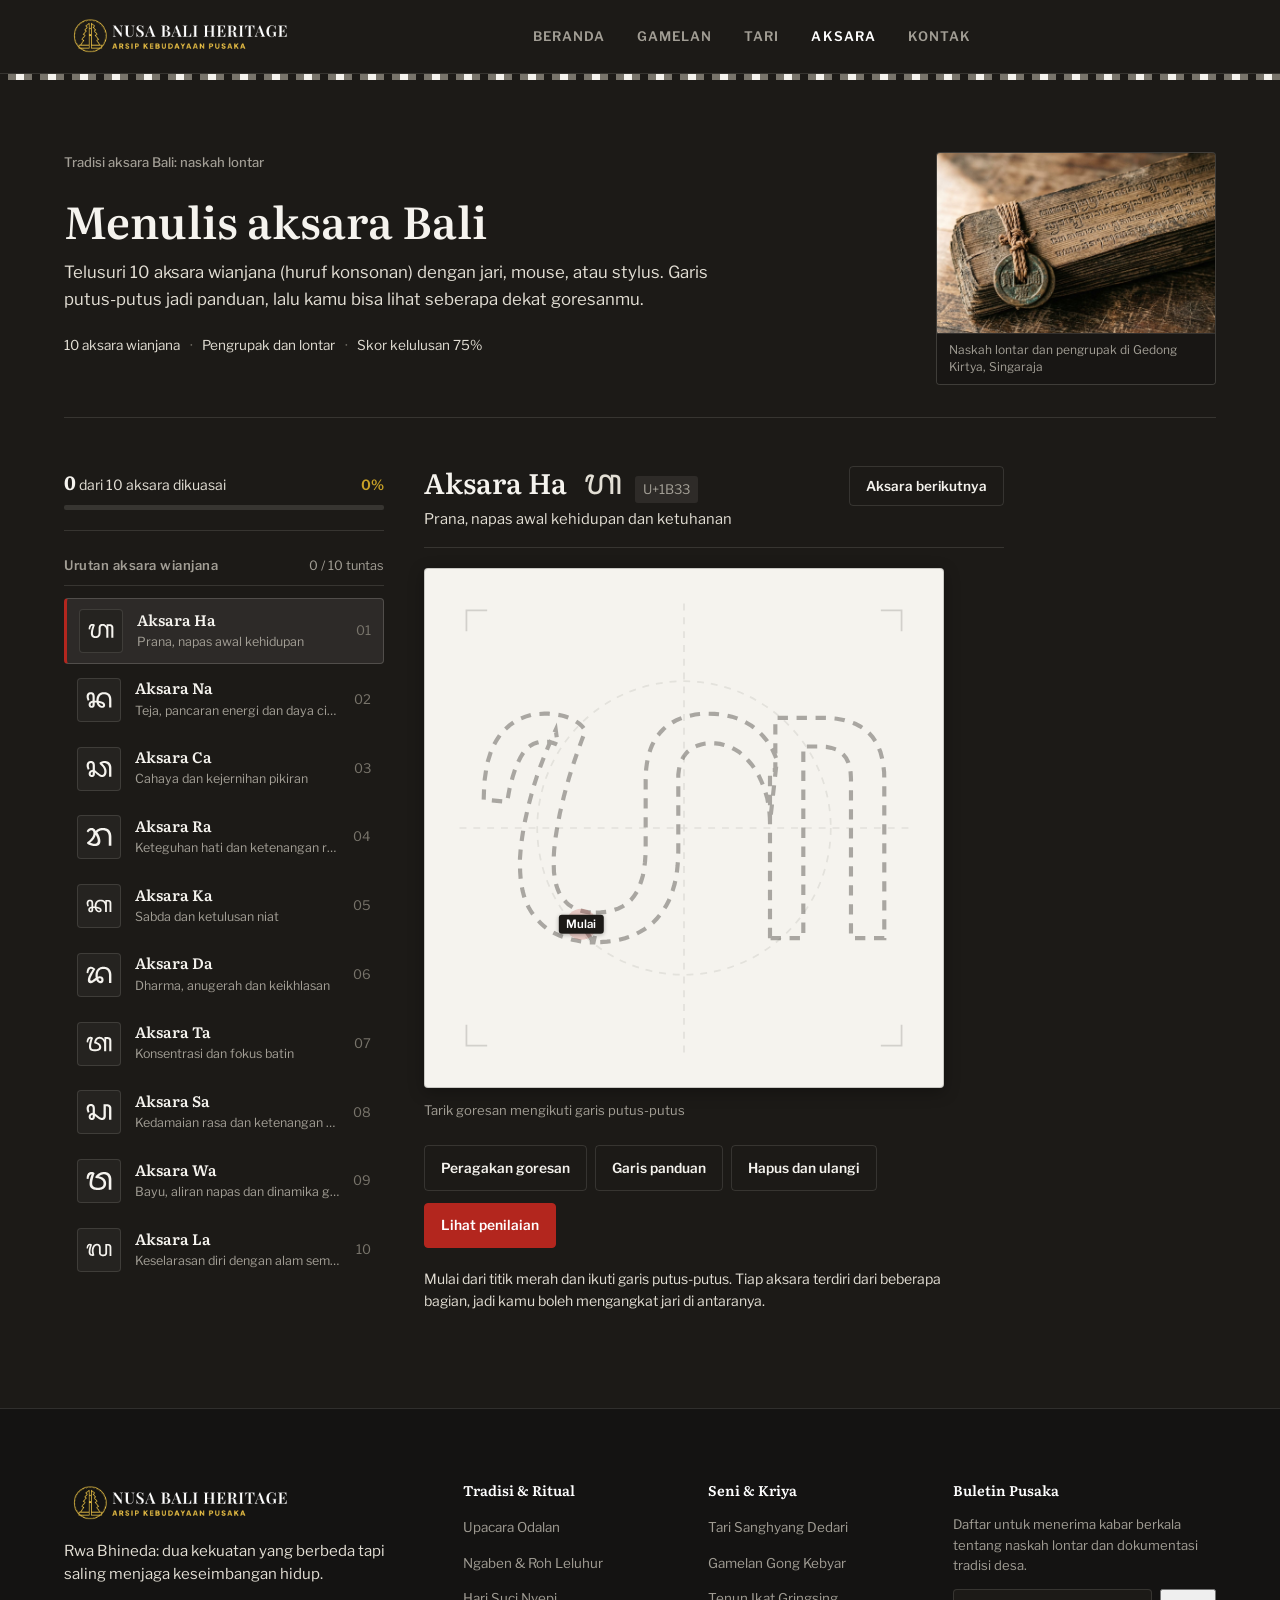
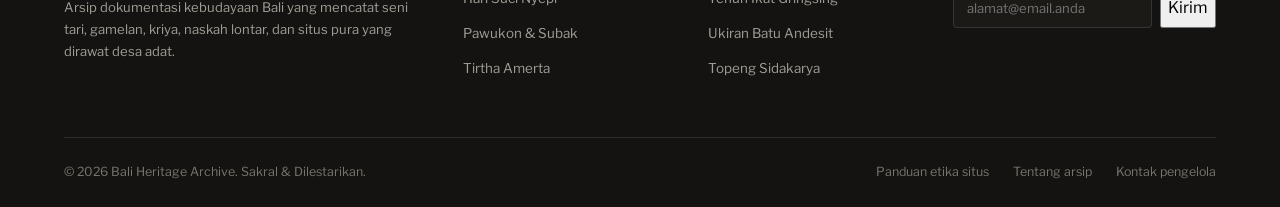
<file: aksara.html>
<!DOCTYPE html>
<html lang="id">

<head>
  <meta charset="UTF-8">
  <meta name="viewport" content="width=device-width, initial-scale=1.0">
  <title>Latihan menulis aksara Bali | Nusa Bali Heritage</title>
  <meta name="description"
    content="Latihan menulis 10 aksara wianjana Bali dengan jari atau mouse. Ikuti garis panduan, lalu lihat skor ketepatannya.">

  <link rel="preconnect" href="https://fonts.googleapis.com">
  <link rel="preconnect" href="https://fonts.gstatic.com" crossorigin>
  <link
    href="https://fonts.googleapis.com/css2?family=Libre+Franklin:wght@400;500;600&family=Literata:wght@600;700&family=Noto+Sans+Balinese&display=swap"
    rel="stylesheet">

  <link rel="stylesheet" href="assets/css/fonts.css">
  <link rel="stylesheet" href="assets/css/styles.css">
  <link rel="stylesheet" href="assets/css/aksara.css">
</head>

<body>

  <header class="site-header" id="siteHeader">
    <div class="container">
      <a href="index.html#beranda" class="brand">
        <img class="brand__logo-img" src="assets/images/logo/logo-tulisan.png"
          alt="Nusa Bali Heritage: Arsip Kebudayaan Pusaka">
      </a>

      <nav class="nav-links" aria-label="Navigasi utama">
        <a href="index.html#beranda">Beranda</a>
        <a href="gamelan.html">Gamelan</a>
        <a href="tari.html">Tari</a>
        <a href="aksara.html" aria-current="page">Aksara</a>
        <a href="#kontak">Kontak</a>
      </nav>

      <div class="nav-actions">
        <button class="nav-toggle" type="button" aria-label="Buka menu" id="navToggle" aria-expanded="false"
          aria-controls="mobileNav">
          <svg viewBox="0 0 24 24" fill="none" stroke="currentColor" stroke-width="1.8" aria-hidden="true">
            <path d="M4 7h16M4 12h16M4 17h16" />
          </svg>
        </button>
      </div>
    </div>

    <nav class="mobile-nav" id="mobileNav" aria-label="Navigasi mobile" hidden>
      <a href="index.html#beranda">Beranda</a>
      <a href="gamelan.html">Gamelan</a>
      <a href="tari.html">Tari</a>
      <a href="aksara.html" aria-current="page">Aksara</a>
      <a href="#kontak">Kontak</a>
    </nav>
  </header>

  <main>
    
    <hr class="poleng-divider" aria-hidden="true">

    <section class="section aksara-section" id="bahasa">
      <div class="container">
        
        <div class="aksara-head">
          <div class="aksara-head__main">
            <p class="eyebrow">Tradisi aksara Bali: naskah lontar</p>
            <h1 class="aksara-head__title">Menulis aksara Bali</h1>
            <p class="aksara-head__desc">
              Telusuri 10 aksara wianjana (huruf konsonan) dengan jari, mouse, atau stylus. Garis putus-putus jadi panduan, lalu kamu bisa lihat seberapa dekat goresanmu.
            </p>
            <div class="aksara-head__meta">
              <span class="aksara-head__tag">10 aksara wianjana</span>
              <span class="aksara-head__sep">·</span>
              <span class="aksara-head__tag">Pengrupak dan lontar</span>
              <span class="aksara-head__sep">·</span>
              <span class="aksara-head__tag">Skor kelulusan 75%</span>
            </div>
          </div>
          <figure class="aksara-head__photo media-frame">
            <img src="assets/images/aksara/lontar-kerti.jpg" alt="Naskah lontar dan pengrupak di Museum Gedong Kirtya">
            <figcaption class="aksara-head__caption">Naskah lontar dan pengrupak di Gedong Kirtya, Singaraja</figcaption>
          </figure>
        </div>

        <div class="aksara-layout">
          
          <aside class="aksara-sidebar">
            
            <div class="aksara-progress-bar-wrap">
              <div class="aksara-progress-row">
                <span class="aksara-progress-status">
                  <strong class="aksara-stat-num" id="aksaraMasteredCount">0</strong> dari 10 aksara dikuasai
                </span>
                <span class="aksara-progress-percent" id="aksaraProgressPercent">0%</span>
              </div>
              <div class="aksara-progress-bar" role="progressbar" aria-valuenow="0" aria-valuemin="0"
                aria-valuemax="100">
                <div class="aksara-progress-fill" id="aksaraProgressFill"></div>
              </div>
            </div>

            <div class="aksara-list-card">
              <div class="aksara-list-head">
                <h2 class="aksara-list-title">Urutan aksara wianjana</h2>
                <span class="aksara-list-kicker" id="aksaraHeaderProgress">0 / 10 tuntas</span>
              </div>

              <div class="aksara-list" id="aksaraList" role="tablist" aria-label="Daftar Aksara Wianjana">
              </div>
            </div>
          </aside>

          <div class="aksara-workspace">
            
            <div class="aksara-workspace__header">
              <div class="aksara-workspace__titles">
                <div class="aksara-workspace__title-row">
                  <h2 class="aksara-workspace__name" id="aksaraActiveName">Aksara Ha</h2>
                  <span class="aksara-workspace__glyph" id="aksaraActiveGlyph" aria-label="Aksara Bali">ᬳ</span>
                  <span class="aksara-workspace__unicode" id="aksaraActiveUnicode">U+1B33</span>
                </div>
                <p class="aksara-workspace__meaning" id="aksaraActiveMeaning">
                  Prana, napas awal kehidupan dan ketuhanan
                </p>
              </div>

              <div class="aksara-workspace__actions">
                <button type="button" class="btn btn--outline aksara-btn-next" id="aksaraBtnNext">
                  Aksara berikutnya
                </button>
              </div>
            </div>

            <div class="aksara-canvas-wrap" id="aksaraCanvasWrap">
              <canvas id="aksaraCanvas" class="aksara-canvas" aria-label="Kanvas penelusuran aksara"></canvas>

              <div class="aksara-start-dot" id="aksaraStartDot" aria-hidden="true">
                <span class="aksara-start-dot__pip"></span>
                <span class="aksara-start-dot__tag">Mulai</span>
              </div>
            </div>

            <p class="aksara-canvas-note">Tarik goresan mengikuti garis putus-putus</p>

            <div class="aksara-controls">
              <div class="aksara-controls__secondary">
                <button type="button" class="btn btn--outline aksara-btn aksara-btn--secondary" id="aksaraDemoBtn"
                  aria-label="Peragakan goresan pola aksara">
                  <svg viewBox="0 0 24 24" fill="currentColor" aria-hidden="true">
                    <polygon points="6 4 18 12 6 20 6 4" />
                  </svg>
                  Peragakan goresan
                </button>

                <button type="button" class="btn btn--outline aksara-btn aksara-btn--secondary" id="aksaraBtnGuide">
                  Garis panduan
                </button>

                <button type="button" class="btn btn--outline aksara-btn aksara-btn--secondary" id="aksaraBtnReset">
                  Hapus dan ulangi
                </button>
              </div>

              <div class="aksara-controls__primary">
                <button type="button" class="btn btn--fill aksara-btn aksara-btn--primary" id="aksaraBtnScore">
                  Lihat penilaian
                </button>
              </div>
            </div>

            <p class="aksara-hint-text">
              Mulai dari titik merah dan ikuti garis putus-putus. Tiap aksara terdiri dari beberapa bagian, jadi kamu boleh mengangkat jari di antaranya.
            </p>

            <div class="aksara-result-panel" id="aksaraResultPanel" hidden>
              <div class="aksara-result-head">
                <div class="aksara-result-score-block">
                  <span class="aksara-result-score" id="aksaraResultScore">0%</span>
                  <span class="aksara-result-kicker">Nilai ketepatan</span>
                </div>
                <div class="aksara-result-feedback">
                  <div class="aksara-result-label" id="aksaraResultLabel">Menghitung...</div>
                  <p class="aksara-result-desc" id="aksaraResultDesc">Analisis presisi tarikan garis aksara Bali.</p>
                </div>
                <button type="button" class="aksara-result-close" id="aksaraResultClose"
                  aria-label="Tutup hasil penilaian">Tutup</button>
              </div>

              <div class="aksara-result-metrics">
                <div class="aksara-metric-card">
                  <div class="aksara-metric-header">
                    <span class="aksara-metric-name">Kedekatan dengan garis</span>
                    <strong class="aksara-metric-val" id="aksaraPrecisionVal">0%</strong>
                  </div>
                  <div class="aksara-metric-bar">
                    <div class="aksara-metric-fill" id="aksaraPrecisionBar"></div>
                  </div>
                </div>

                <div class="aksara-metric-card">
                  <div class="aksara-metric-header">
                    <span class="aksara-metric-name">Kelengkapan bentuk</span>
                    <strong class="aksara-metric-val" id="aksaraCoverageVal">0%</strong>
                  </div>
                  <div class="aksara-metric-bar">
                    <div class="aksara-metric-fill" id="aksaraCoverageBar"></div>
                  </div>
                </div>
              </div>

              <p class="aksara-legend-text">
                Hijau: dekat dengan garis. Kuning: agak jauh. Merah: jauh dari garis.
              </p>

              <div class="aksara-result-status" id="aksaraResultStatus"></div>
            </div>
          </div>
        </div>
      </div>
    </section>
  </main>

  <footer class="site-footer" id="kontak">
    <div class="container">
      <div class="footer-top">
        <div class="footer-brand">
          <a href="index.html#beranda" class="brand">
            <img class="brand__mark" src="assets/images/logo/logo-tulisan.png" alt="Lambang Nusa Bali Heritage">
          </a>
          <p class="footer-tagline">Rwa Bhineda: dua kekuatan yang berbeda tapi saling menjaga keseimbangan hidup.</p>
          <p class="footer-desc">Arsip dokumentasi kebudayaan Bali yang mencatat seni tari, gamelan, kriya, naskah lontar, dan situs pura yang dirawat desa adat.</p>
        </div>

        <div class="footer-col">
          <h4>Tradisi &amp; Ritual</h4>
          <ul>
            <li><a href="index.html#filosofi">Upacara Odalan</a></li>
            <li><a href="index.html#filosofi">Ngaben &amp; Roh Leluhur</a></li>
            <li><a href="index.html#filosofi">Hari Suci Nyepi</a></li>
            <li><a href="index.html#situs-budaya">Pawukon &amp; Subak</a></li>
            <li><a href="index.html#situs-budaya">Tirtha Amerta</a></li>
          </ul>
        </div>

        <div class="footer-col">
          <h4>Seni &amp; Kriya</h4>
          <ul>
            <li><a href="index.html#tarian">Tari Sanghyang Dedari</a></li>
            <li><a href="index.html#galeri">Gamelan Gong Kebyar</a></li>
            <li><a href="index.html#kerajinan">Tenun Ikat Gringsing</a></li>
            <li><a href="index.html#kerajinan">Ukiran Batu Andesit</a></li>
            <li><a href="index.html#tarian">Topeng Sidakarya</a></li>
          </ul>
        </div>

        <div class="footer-col">
          <h4>Buletin Pusaka</h4>
          <p class="newsletter-text">Daftar untuk menerima kabar berkala tentang naskah lontar dan dokumentasi tradisi desa.</p>
          <form class="newsletter-form" id="newsletterForm">
            <label for="newsletterEmail" class="visually-hidden">Alamat email</label>
            <input type="email" id="newsletterEmail" name="email" placeholder="alamat@email.anda" required>
            <button type="submit">Kirim</button>
          </form>
          <p class="newsletter-note" id="newsletterNote"></p>
        </div>
      </div>

      <div class="footer-bottom">
        <p>© <span id="footerYear">2026</span> Bali Heritage Archive. Sakral &amp; Dilestarikan.</p>
        <nav aria-label="Tautan legal">
          <a href="index.html#filosofi">Panduan etika situs</a>
          <a href="index.html#beranda">Tentang arsip</a>
          <a href="index.html#kontak">Kontak pengelola</a>
        </nav>
      </div>
    </div>
  </footer>

  <script src="assets/js/main.js"></script>
  <script src="assets/js/animate.js" defer></script>
  <script src="assets/js/aksara-data.js"></script>
  <script src="assets/js/aksara.js"></script>
  <script src="assets/js/splash.js" defer></script>
</body>

</html>
</file>
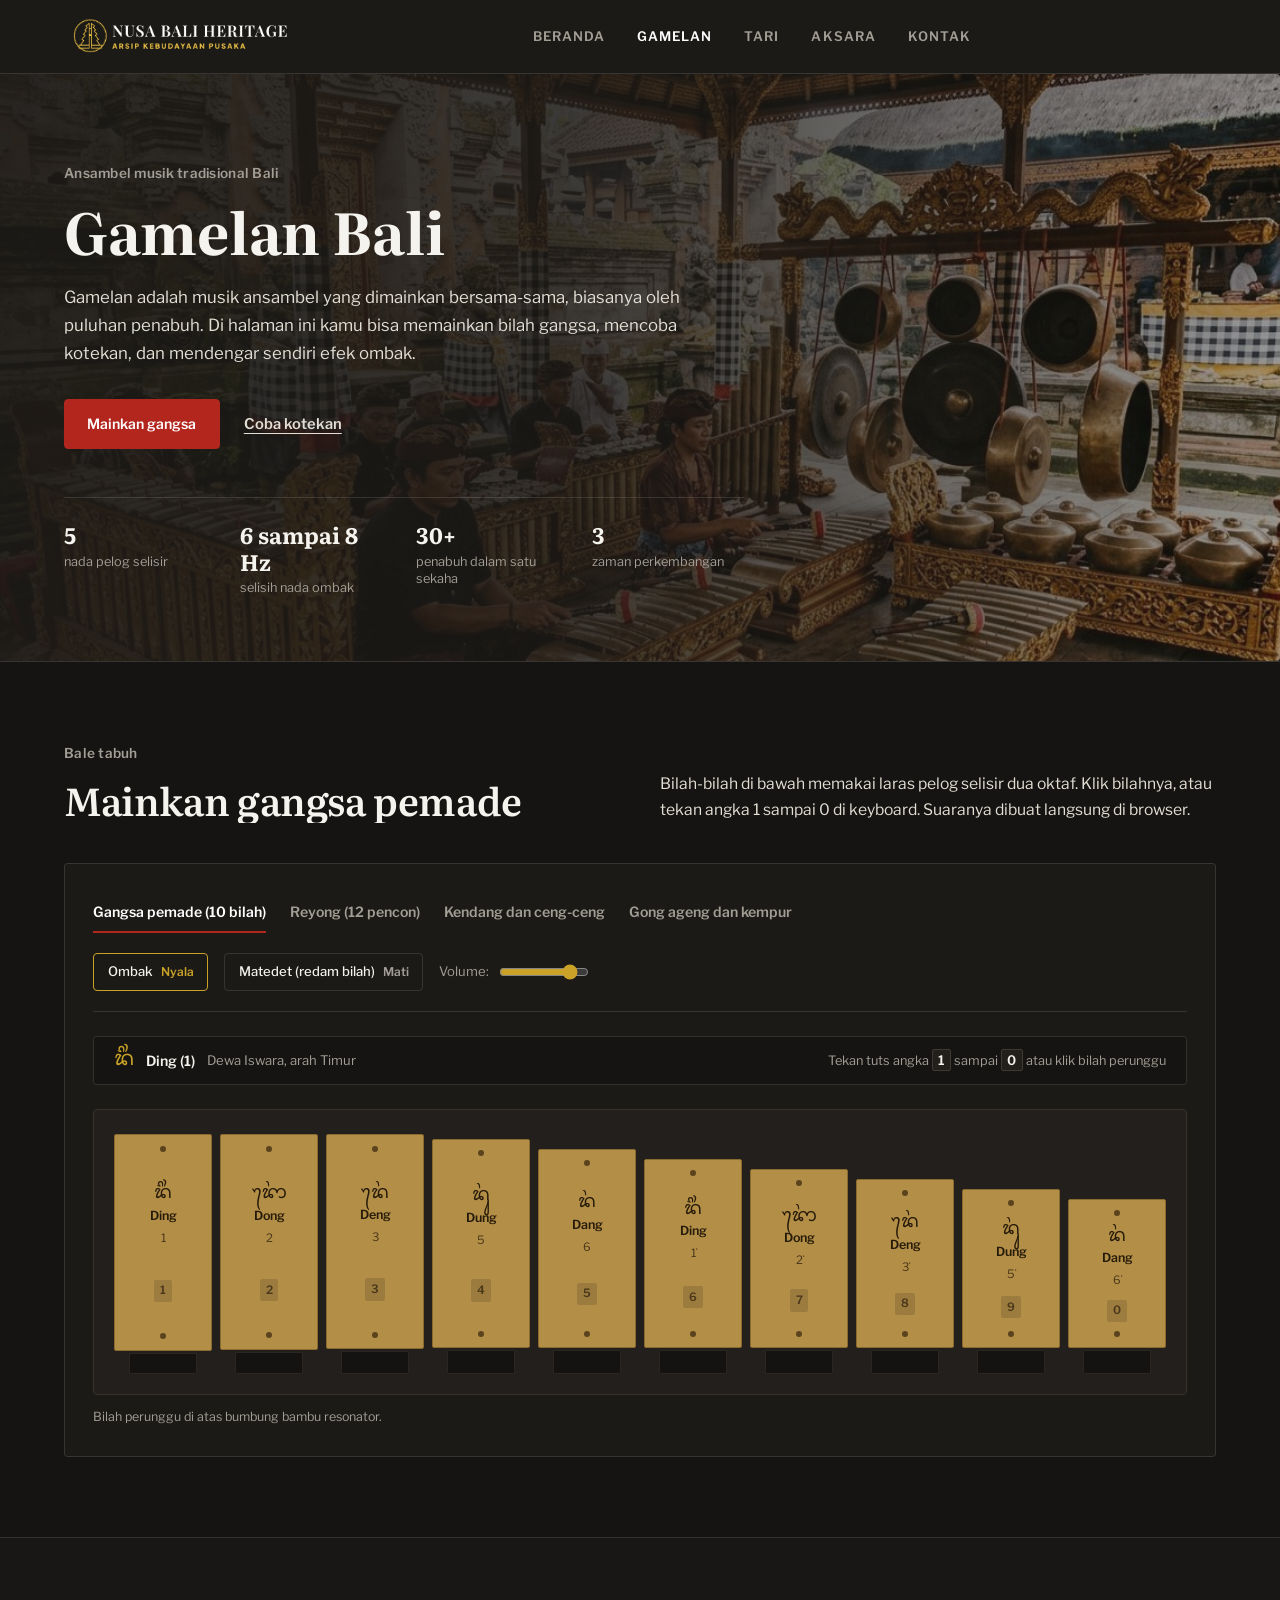
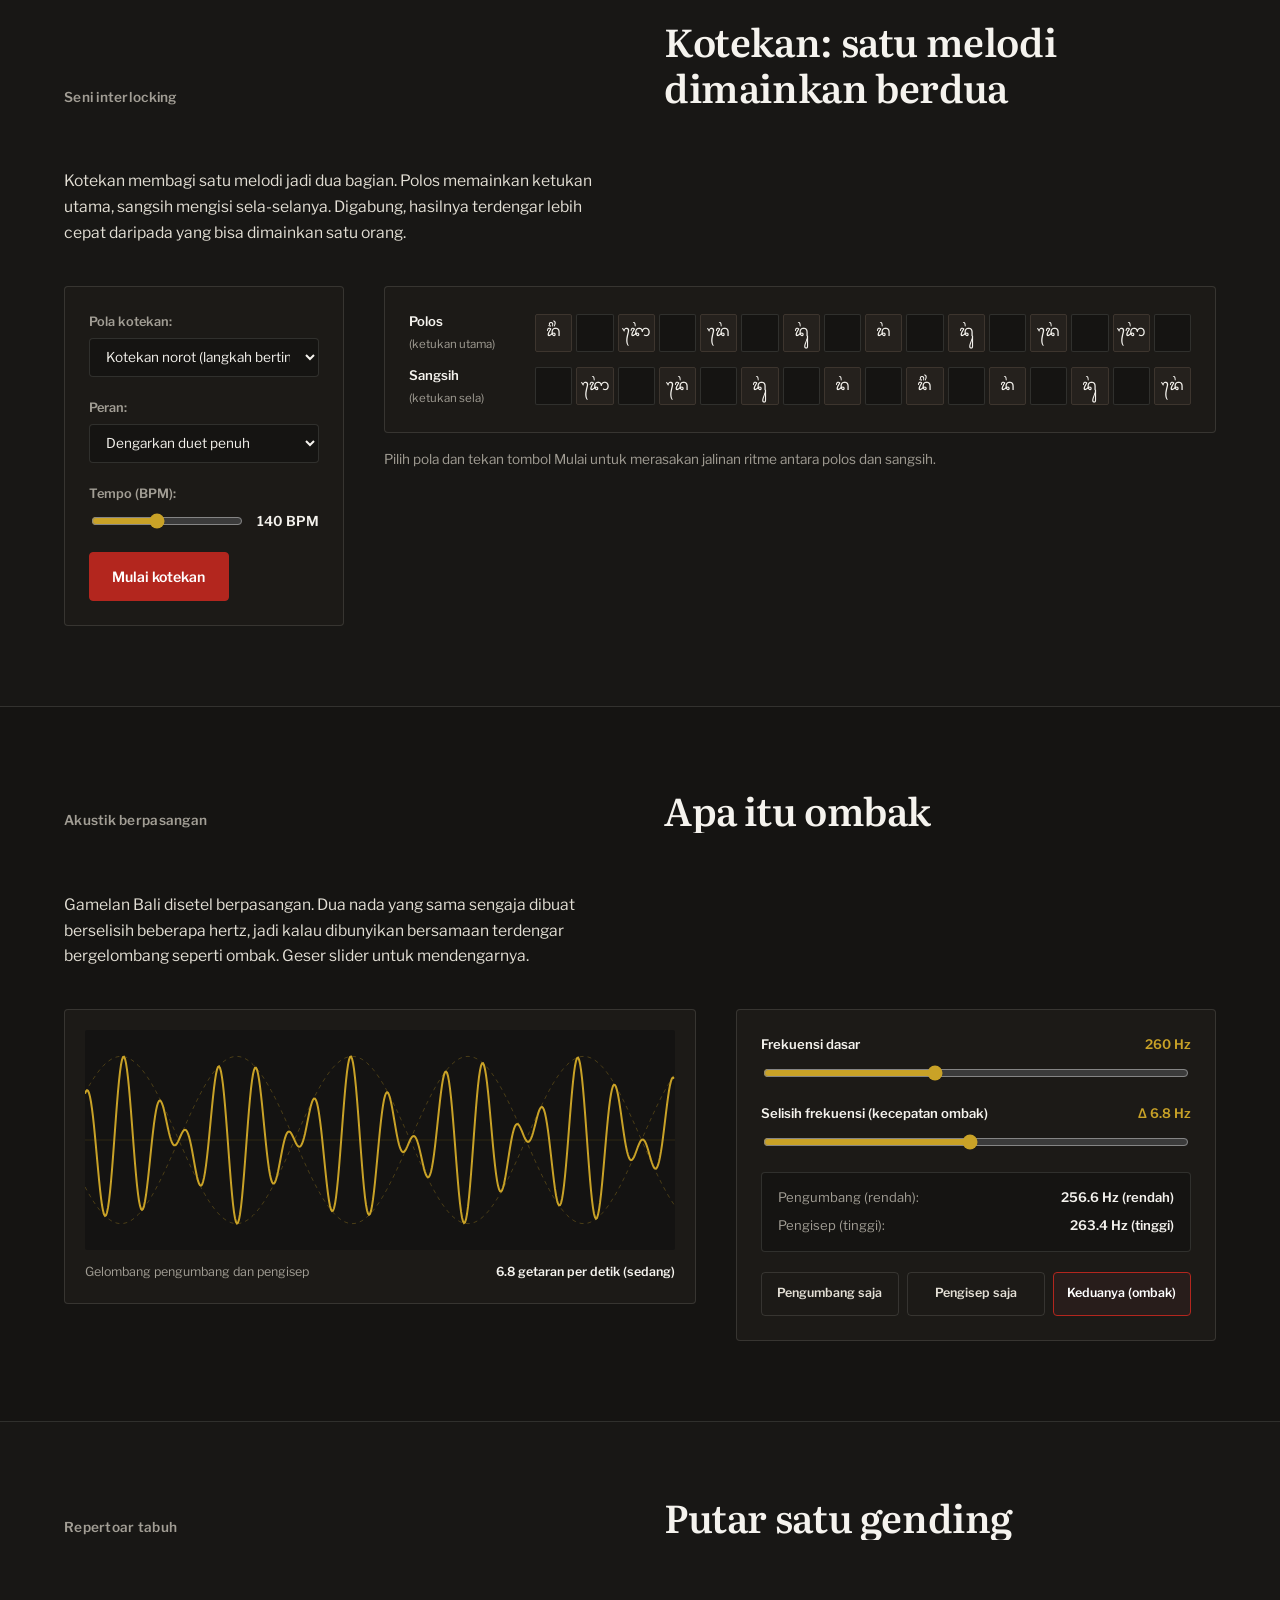
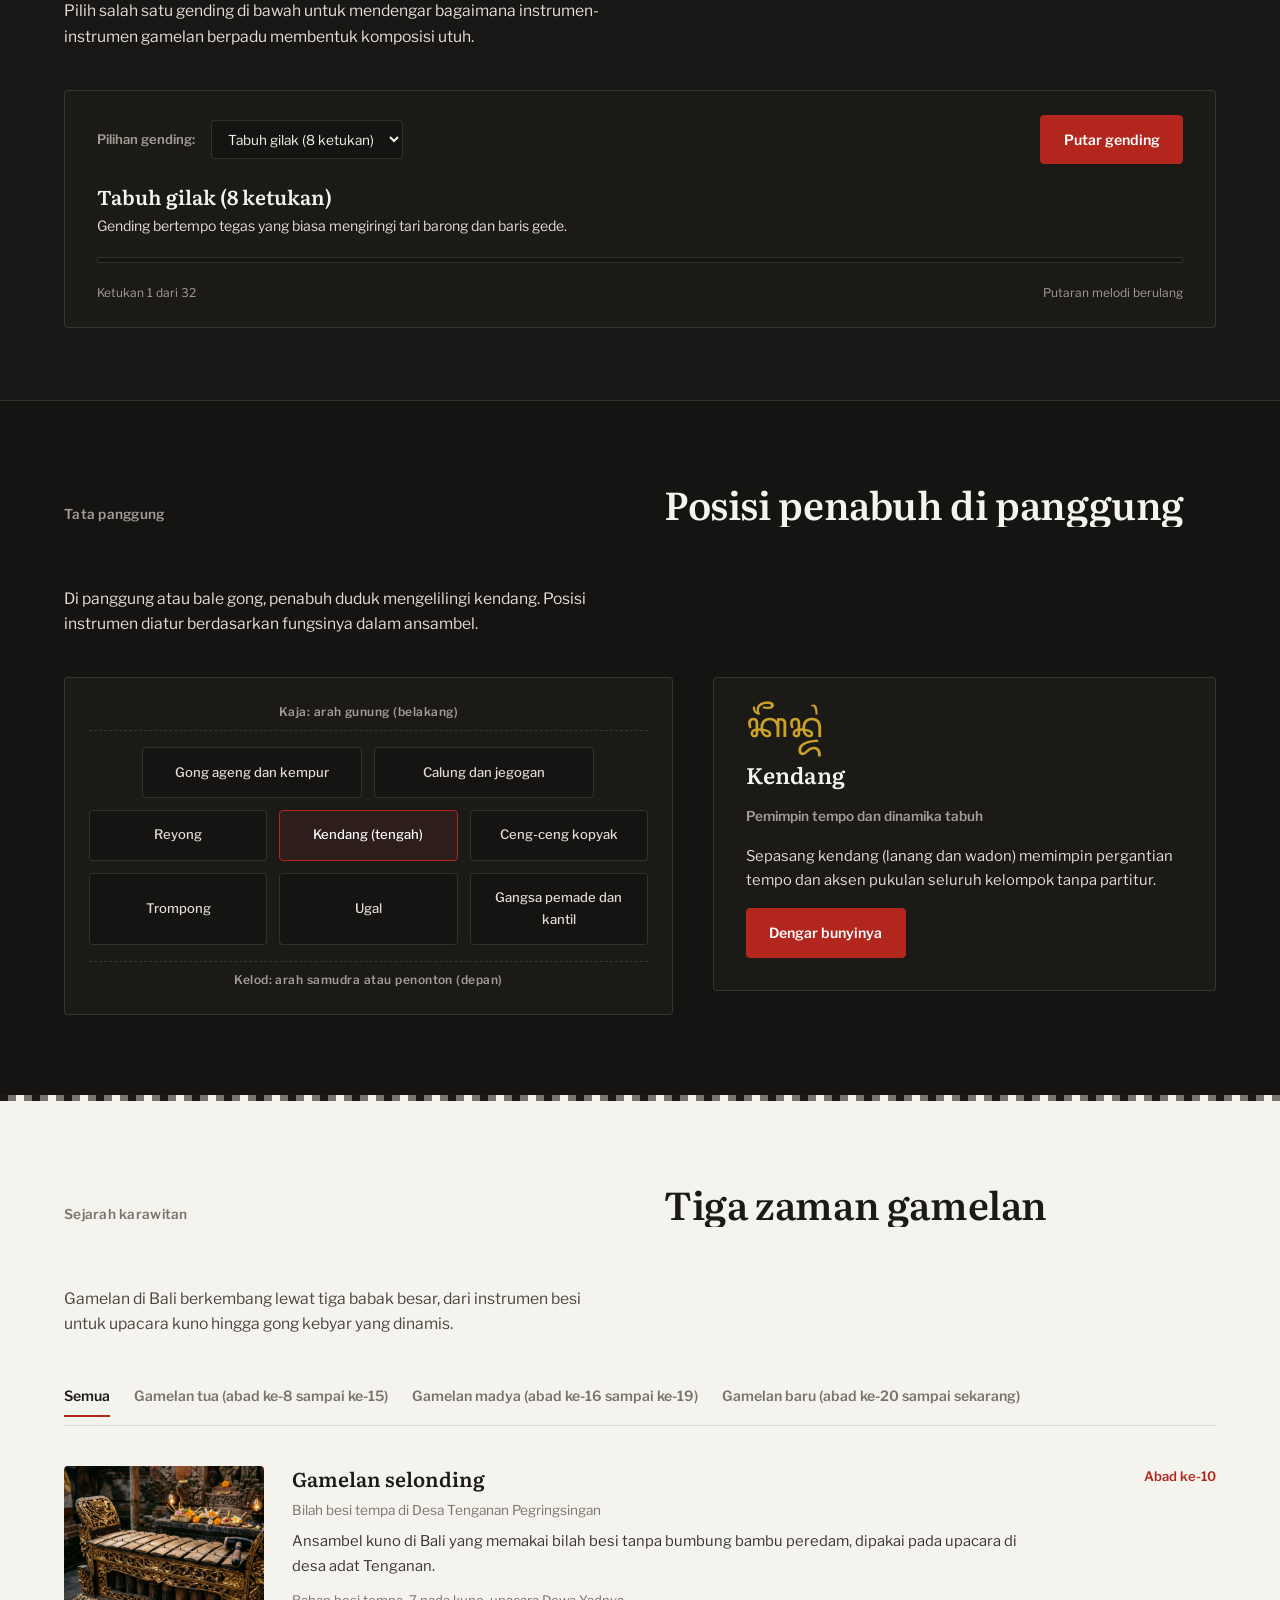
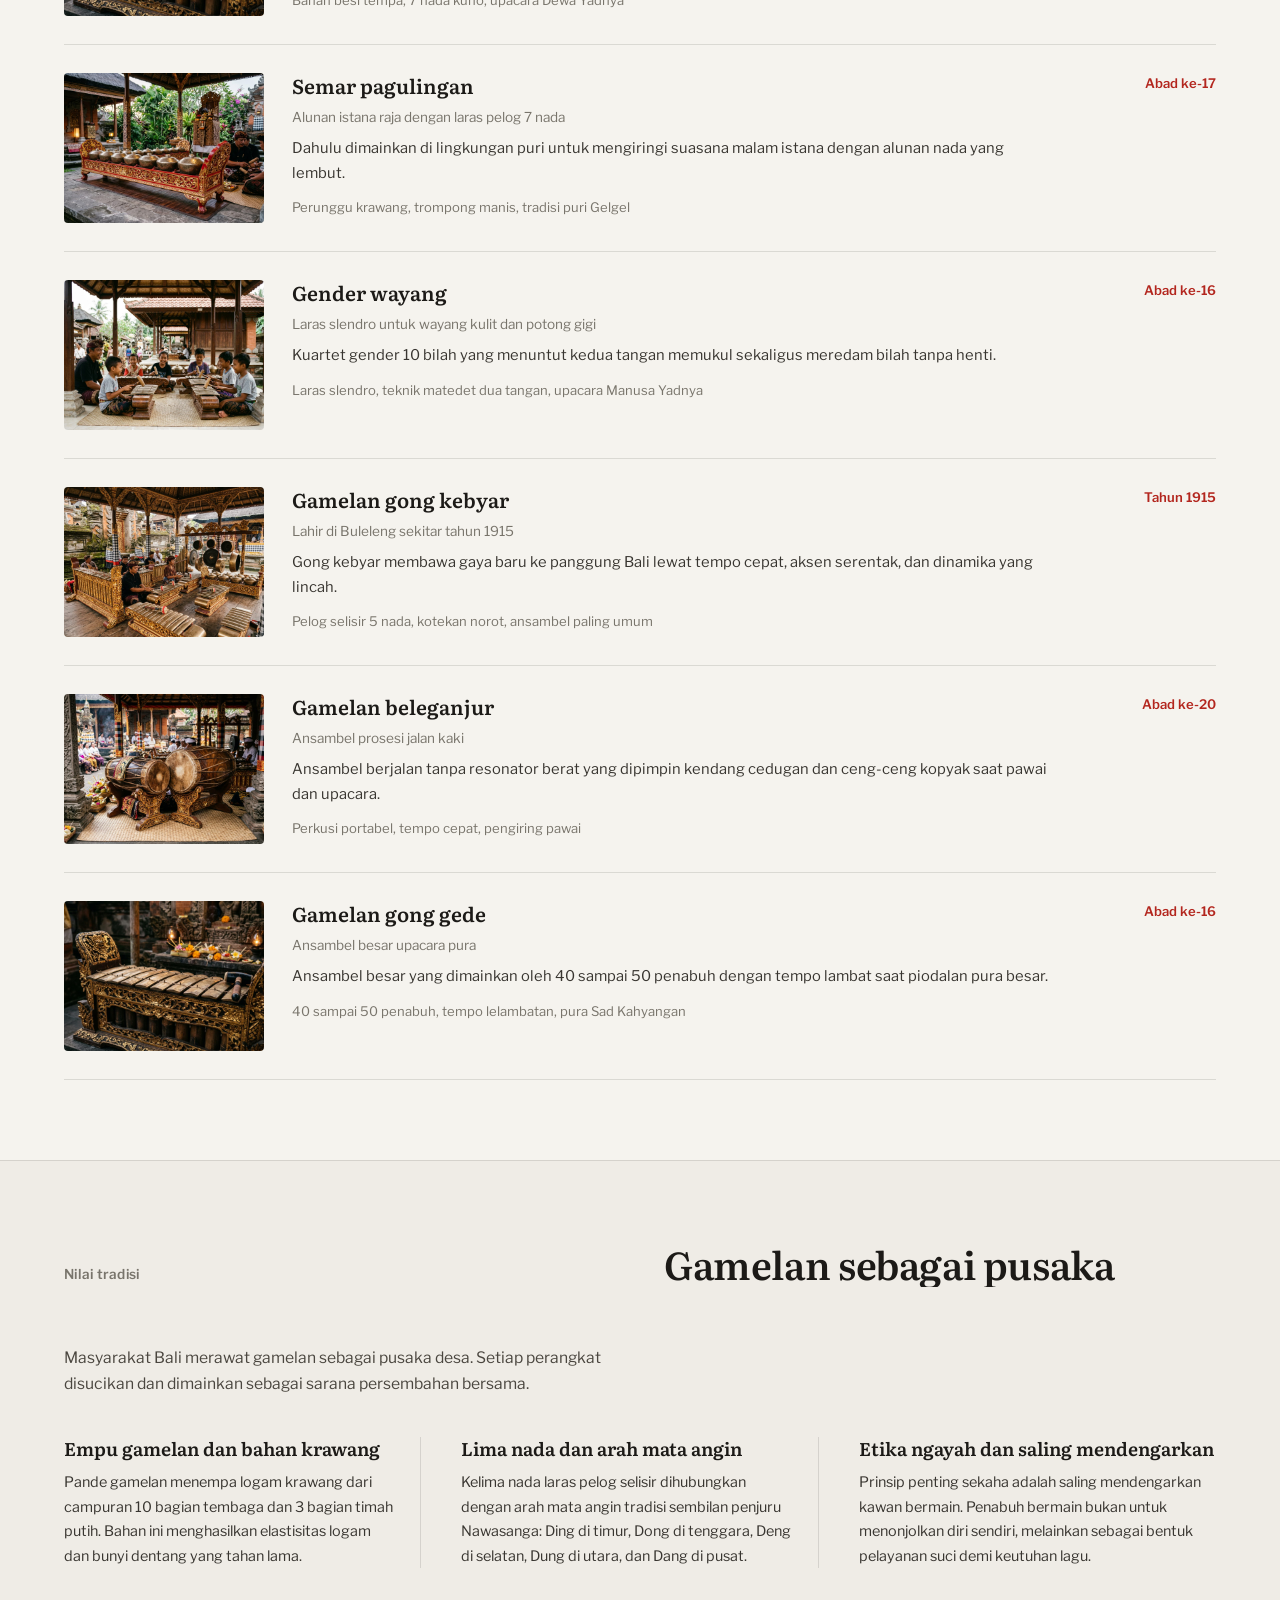
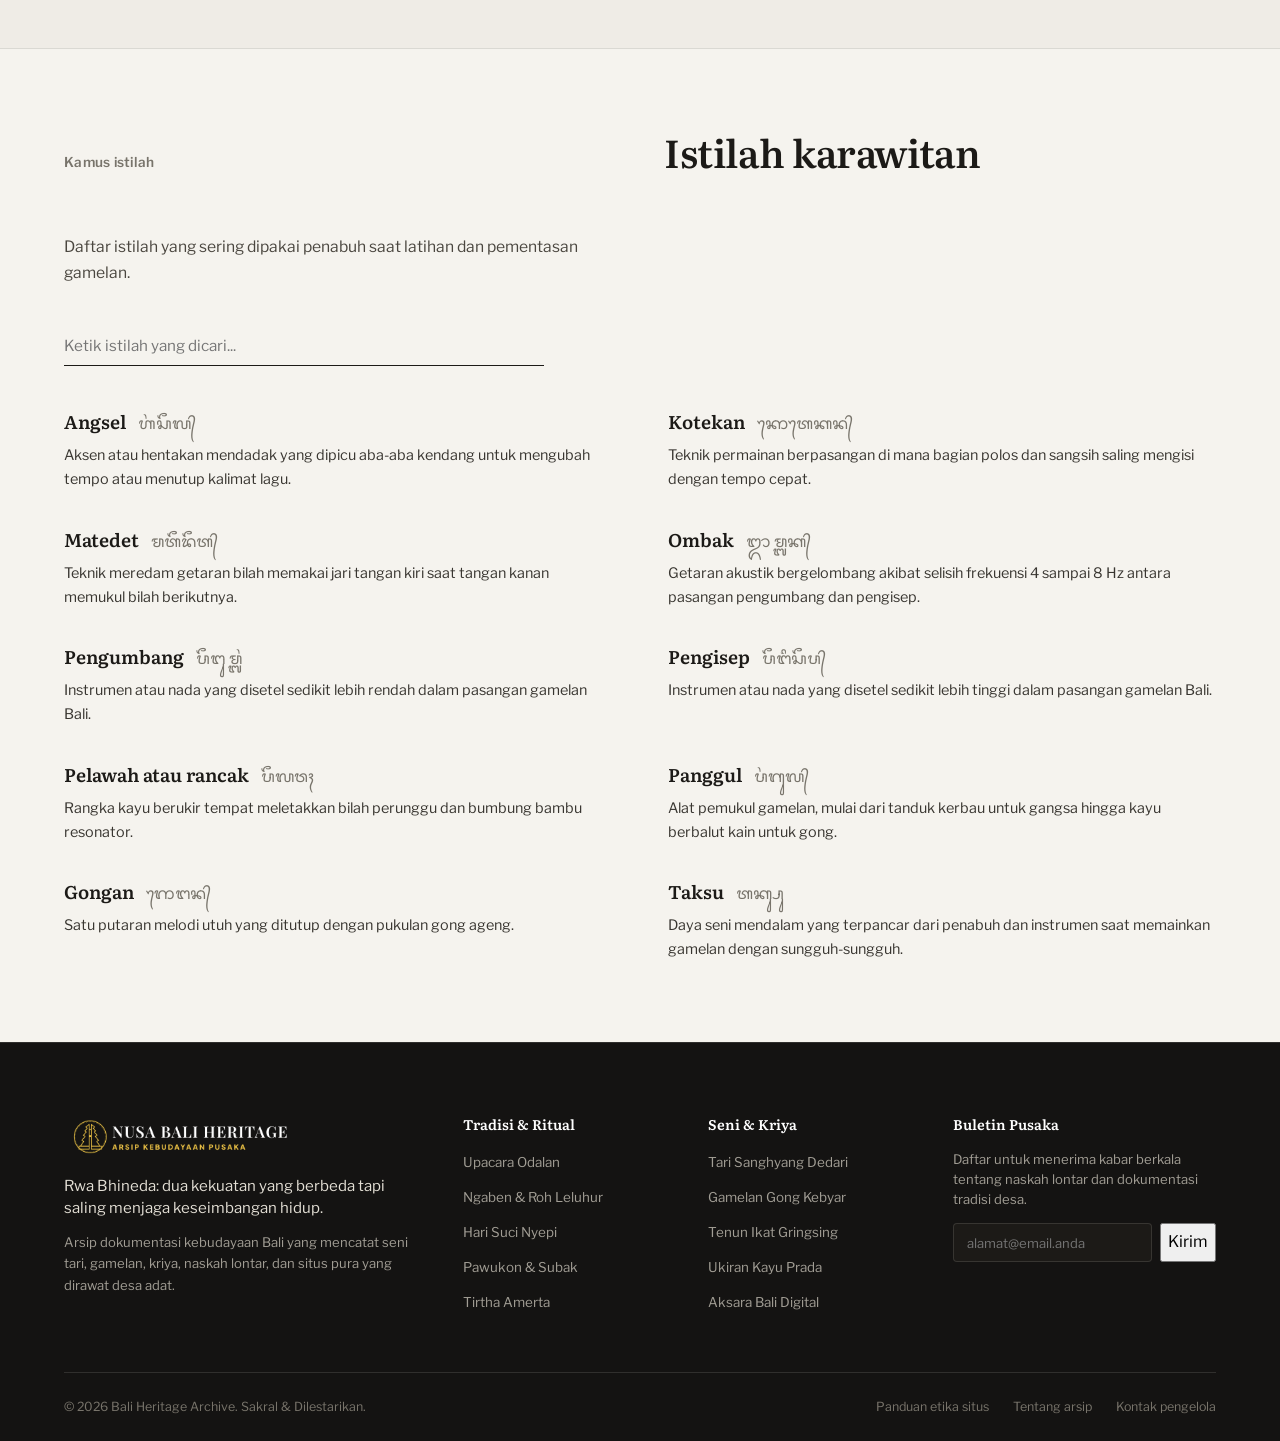
<file: gamelan.html>
<!DOCTYPE html>
<html lang="id">

<head>
  <meta charset="UTF-8">
  <meta name="viewport" content="width=device-width, initial-scale=1.0">
  <title>Gamelan Bali: mainkan dan pelajari | Nusa Bali Heritage</title>
  <meta name="description"
    content="Mainkan bilah gangsa, coba teknik interlocking kotekan, dengarkan efek akustik ombak, dan pelajari sejarah serta filosofi gamelan Bali.">

  <link rel="preconnect" href="https://fonts.googleapis.com">
  <link rel="preconnect" href="https://fonts.gstatic.com" crossorigin>
  <link
    href="https://fonts.googleapis.com/css2?family=Libre+Franklin:wght@400;500;600&family=Literata:wght@600;700&family=Noto+Sans+Balinese&display=swap"
    rel="stylesheet">

  <link rel="stylesheet" href="assets/css/fonts.css">
  <link rel="stylesheet" href="assets/css/gamelan.css">
</head>

<body>

  <header class="site-header" id="siteHeader">
    <div class="container">
      <a href="index.html#beranda" class="brand">
        <img class="brand__logo-img" src="assets/images/logo/logo-tulisan.png"
          alt="Nusa Bali Heritage: Arsip Kebudayaan Pusaka">
      </a>

      <nav class="nav-links" aria-label="Navigasi utama">
        <a href="index.html#beranda">Beranda</a>
        <a href="gamelan.html" aria-current="page">Gamelan</a>
        <a href="tari.html">Tari</a>
        <a href="aksara.html">Aksara</a>
        <a href="#kontak">Kontak</a>
      </nav>

      <div class="nav-actions">
        <button class="nav-toggle" type="button" aria-label="Buka menu" id="navToggle" aria-expanded="false"
          aria-controls="mobileNav">
          <svg viewBox="0 0 24 24" fill="none" stroke="currentColor" stroke-width="1.8">
            <path d="M4 7h16M4 12h16M4 17h16" />
          </svg>
        </button>
      </div>
    </div>

    <nav class="mobile-nav" id="mobileNav" aria-label="Navigasi mobile" hidden>
      <a href="index.html#beranda">Beranda</a>
      <a href="gamelan.html" aria-current="page">Gamelan</a>
      <a href="tari.html">Tari</a>
      <a href="aksara.html">Aksara</a>
      <a href="#kontak">Kontak</a>
    </nav>
  </header>

  <main>

    <section class="gamelan-hero" id="hero">
      <div class="gamelan-hero__bg media-frame" aria-hidden="true">
        <img src="assets/images/gamelan/gong-kebyar-purwa-rancak.jpg" alt="Ansambel gamelan Gong Kebyar"
          onerror="this.style.display='none'">
      </div>
      <div class="gamelan-hero__overlay" aria-hidden="true"></div>

      <div class="container">
        <div class="gamelan-hero__content">
          <span class="hero-kicker">Ansambel musik tradisional Bali</span>
          <h1 class="gamelan-hero__title">Gamelan Bali</h1>
          <p class="gamelan-hero__desc">
            Gamelan adalah musik ansambel yang dimainkan bersama-sama, biasanya oleh puluhan penabuh. Di halaman ini kamu bisa memainkan bilah gangsa, mencoba kotekan, dan mendengar sendiri efek ombak.
          </p>

          <div class="gamelan-hero__actions">
            <a href="#bale-tabuh" class="btn btn--fill">Mainkan gangsa</a>
            <a href="#studio-kotekan" class="hero-link">Coba kotekan</a>
          </div>

          <div class="hero-facts" role="list">
            <div class="hero-fact-item" role="listitem">
              <span class="stat-pill__value stat-card__number">5</span>
              <span class="hero-fact-label">nada pelog selisir</span>
            </div>
            <div class="hero-fact-item" role="listitem">
              <span class="stat-pill__value stat-card__number">6 sampai 8 Hz</span>
              <span class="hero-fact-label">selisih nada ombak</span>
            </div>
            <div class="hero-fact-item" role="listitem">
              <span class="stat-pill__value stat-card__number">30+</span>
              <span class="hero-fact-label">penabuh dalam satu sekaha</span>
            </div>
            <div class="hero-fact-item" role="listitem">
              <span class="stat-pill__value stat-card__number">3</span>
              <span class="hero-fact-label">zaman perkembangan</span>
            </div>
          </div>
        </div>
      </div>
    </section>

    <section class="bale-tabuh-section" id="bale-tabuh">
      <div class="container">
        <div class="bale-header-grid">
          <div>
            <span class="section-kicker">Bale tabuh</span>
            <h2 class="section-heading">Mainkan gangsa pemade</h2>
          </div>
          <div>
            <p class="section-desc">
              Bilah-bilah di bawah memakai laras pelog selisir dua oktaf. Klik bilahnya, atau tekan angka 1 sampai 0 di keyboard. Suaranya dibuat langsung di browser.
            </p>
          </div>
        </div>

        <div class="tabuh-console">
          
          <div class="tabuh-toolbar">
            <div class="inst-tabs" role="tablist" aria-label="Pilihan instrumen gamelan">
              <button type="button" class="inst-tab-btn is-active" role="tab" id="tabGangsa" aria-selected="true"
                aria-controls="panelGangsa" data-target-panel="panelGangsa">
                Gangsa pemade (10 bilah)
              </button>
              <button type="button" class="inst-tab-btn" role="tab" id="tabReyong" aria-selected="false"
                aria-controls="panelReyong" data-target-panel="panelReyong">
                Reyong (12 pencon)
              </button>
              <button type="button" class="inst-tab-btn" role="tab" id="tabRhythm" aria-selected="false"
                aria-controls="panelRhythm" data-target-panel="panelRhythm">
                Kendang dan ceng-ceng
              </button>
              <button type="button" class="inst-tab-btn" role="tab" id="tabGong" aria-selected="false"
                aria-controls="panelGong" data-target-panel="panelGong">
                Gong ageng dan kempur
              </button>
            </div>

            <div class="tabuh-controls">
              
              <button type="button" class="toggle-pill-btn is-active" id="ombakToggle" aria-pressed="true"
                title="Simulasi pasangan pengumbang dan pengisep">
                <span>Ombak</span>
                <span class="status-dot">Nyala</span>
              </button>

              <button type="button" class="toggle-pill-btn" id="matedetToggle" aria-pressed="false"
                title="Teknik meredam bilah">
                <span>Matedet (redam bilah)</span>
                <span class="status-dot">Mati</span>
              </button>

              <div class="volume-control">
                <label for="gamelanVolume">Volume:</label>
                <input type="range" id="gamelanVolume" min="0" max="1" step="0.05" value="0.85"
                  aria-label="Volume instrumen">
              </div>
            </div>
          </div>

          <div class="tabuh-status-bar">
            <div class="note-display-pill" id="currentNoteDisplay">
              <span class="note-pill__aksara">ᬤᬶᬂ</span>
              <span class="note-pill__name">Ding (1)</span>
              <span class="note-pill__cosmic">Dewa Iswara, arah Timur</span>
            </div>
            <div class="tabuh-hint-key">
              Tekan tuts angka <code>1</code> sampai <code>0</code> atau klik bilah perunggu
            </div>
          </div>

          <div class="inst-panel" id="panelGangsa" role="tabpanel" aria-labelledby="tabGangsa">
            <div class="rancak-frame">
              <div class="gangsa-keys-container" id="gangsaKeysContainer" aria-label="Bilah gangsa pemade">
                
              </div>
            </div>
            <p class="inst-caption">Bilah perunggu di atas bumbung bambu resonator.</p>
          </div>

          <div class="inst-panel" id="panelReyong" role="tabpanel" aria-labelledby="tabReyong" hidden>
            <div class="reyong-frame">
              <div class="reyong-pots-container" id="reyongKeysContainer" aria-label="Pot reyong">
                
              </div>
            </div>
            <p class="inst-caption">Dua belas pencon perunggu untuk empat penabuh (tuts Z sampai L).</p>
          </div>

          <div class="inst-panel" id="panelRhythm" role="tabpanel" aria-labelledby="tabRhythm" hidden>
            <div class="rhythm-grid">
              <button type="button" class="rhythm-pad" id="padKendangDug">
                <div class="rhythm-pad__title">Kendang: dug / pung</div>
                <div class="rhythm-pad__sub">Pukulan rendah</div>
              </button>

              <button type="button" class="rhythm-pad" id="padKendangPlak">
                <div class="rhythm-pad__title">Kendang: tak / plak</div>
                <div class="rhythm-pad__sub">Pukulan pinggir</div>
              </button>

              <button type="button" class="rhythm-pad" id="padCengCrash">
                <div class="rhythm-pad__title">Ceng-ceng: dentang terbuka</div>
                <div class="rhythm-pad__sub">Suara simbal lepas</div>
              </button>

              <button type="button" class="rhythm-pad" id="padCengChoke">
                <div class="rhythm-pad__title">Ceng-ceng: dentang diredam</div>
                <div class="rhythm-pad__sub">Suara simbal ditahan</div>
              </button>
            </div>
          </div>

          <div class="inst-panel" id="panelGong" role="tabpanel" aria-labelledby="tabGong" hidden>
            <div class="gong-stage">
              <button type="button" class="gong-ageng-visual" id="padGongAgeng" aria-label="Bunyikan gong ageng (Spasi)">
                <div class="gong-ageng-boss"></div>
              </button>
              <div>
                <h3 class="gong-info-title">Gong ageng (54 Hz)</h3>
                <p class="gong-info-desc">Tekan Spasi atau klik untuk membunyikan gong ageng.</p>
              </div>

              <div>
                <button type="button" class="btn btn--subtle" id="padGongKempur">
                  Bunyikan gong kempur (118 Hz)
                </button>
              </div>
            </div>
          </div>

        </div>
      </div>
    </section>

    <section class="kotekan-studio-section" id="studio-kotekan">
      <div class="container">
        <div class="section-head--split">
          <span class="section-kicker">Seni interlocking</span>
          <h2 class="section-heading">Kotekan: satu melodi dimainkan berdua</h2>
          <p class="section-desc">
            Kotekan membagi satu melodi jadi dua bagian. Polos memainkan ketukan utama, sangsih mengisi sela-selanya. Digabung, hasilnya terdengar lebih cepat daripada yang bisa dimainkan satu orang.
          </p>
        </div>

        <div class="kotekan-wrapper">
          <div class="kotekan-controls-group">
            <div class="kotekan-field">
              <label for="kotekanPatternSelect" class="kotekan-label">Pola kotekan:</label>
              <select id="kotekanPatternSelect" class="kotekan-select">
                <option value="norot">Kotekan norot (langkah bertingkat)</option>
                <option value="telu">Kotekan telu (tiga nada mengalir)</option>
                <option value="empat">Kotekan empat (aksen berpindah)</option>
              </select>
            </div>

            <div class="kotekan-field">
              <label for="kotekanRoleSelect" class="kotekan-label">Peran:</label>
              <select id="kotekanRoleSelect" class="kotekan-select">
                <option value="duet">Dengarkan duet penuh</option>
                <option value="user_polos">Saya mainkan polos (sistem mainkan sangsih)</option>
                <option value="user_sangsih">Saya mainkan sangsih (sistem mainkan polos)</option>
              </select>
            </div>

            <div class="kotekan-field">
              <label for="kotekanTempo" class="kotekan-label">Tempo (BPM):</label>
              <div class="kotekan-tempo-row">
                <input type="range" id="kotekanTempo" min="80" max="220" value="140" aria-label="Tempo BPM">
                <span id="kotekanTempoVal" class="kotekan-tempo-val">140 BPM</span>
              </div>
            </div>

            <div>
              <button type="button" class="btn btn--fill" id="playKotekanBtn">
                <span>Mulai kotekan</span>
              </button>
            </div>
          </div>

          <div class="kotekan-matrix-pane">
            <div class="kotekan-matrix" id="kotekanMatrixGrid" aria-label="Matriks 16 langkah kotekan">
              
            </div>
            <p class="kotekan-status-feedback" id="kotekanStatusFeedback">
              Pilih pola dan tekan tombol Mulai untuk merasakan jalinan ritme antara polos dan sangsih.
            </p>
          </div>
        </div>
      </div>
    </section>

    <section class="ombak-lab-section" id="lab-ombak">
      <div class="container">
        <div class="section-head--split">
          <span class="section-kicker">Akustik berpasangan</span>
          <h2 class="section-heading">Apa itu ombak</h2>
          <p class="section-desc">
            Gamelan Bali disetel berpasangan. Dua nada yang sama sengaja dibuat berselisih beberapa hertz, jadi kalau dibunyikan bersamaan terdengar bergelombang seperti ombak. Geser slider untuk mendengarnya.
          </p>
        </div>

        <div class="ombak-grid">
          <div class="canvas-frame">
            <canvas id="ombakWaveCanvas" width="600" height="220" aria-label="Visualisasi gelombang ombak"></canvas>
            <div class="canvas-meta">
              <span>Gelombang pengumbang dan pengisep</span>
              <span id="ombakBeatRateDisplay" class="canvas-meta-rate">6.8 getaran per detik (sedang)</span>
            </div>
          </div>

          <div class="ombak-controls-card">
            <div class="ombak-param">
              <div class="ombak-param__header">
                <span class="ombak-param__label">Frekuensi dasar</span>
                <span class="ombak-param__val" id="ombakBaseFreqVal">260 Hz</span>
              </div>
              <input type="range" id="ombakBaseFreq" min="200" max="350" value="260" step="1"
                aria-label="Frekuensi dasar">
            </div>

            <div class="ombak-param">
              <div class="ombak-param__header">
                <span class="ombak-param__label">Selisih frekuensi (kecepatan ombak)</span>
                <span class="ombak-param__val" id="ombakDeltaFreqVal">Δ 6.8 Hz</span>
              </div>
              <input type="range" id="ombakDeltaFreq" min="0" max="14" value="6.8" step="0.2"
                aria-label="Selisih frekuensi ombak">
            </div>

            <div class="ombak-table-box">
              <div class="ombak-table-row">
                <span>Pengumbang (rendah):</span>
                <strong id="pengumbangHzVal">256.6 Hz</strong>
              </div>
              <div class="ombak-table-row">
                <span>Pengisep (tinggi):</span>
                <strong id="pengisepHzVal">263.4 Hz</strong>
              </div>
            </div>

            <div class="ombak-action-buttons">
              <button type="button" class="ombak-btn" id="btnPlayPengumbang">
                Pengumbang saja
              </button>
              <button type="button" class="ombak-btn" id="btnPlayPengisep">
                Pengisep saja
              </button>
              <button type="button" class="ombak-btn is-active" id="btnPlayDuetOmbak">
                Keduanya (ombak)
              </button>
            </div>
          </div>
        </div>
      </div>
    </section>

    <section class="gending-section" id="gending-bali">
      <div class="container">
        <div class="section-head--split">
          <span class="section-kicker">Repertoar tabuh</span>
          <h2 class="section-heading">Putar satu gending</h2>
          <p class="section-desc">
            Pilih salah satu gending di bawah untuk mendengar bagaimana instrumen-instrumen gamelan berpadu membentuk komposisi utuh.
          </p>
        </div>

        <div class="gending-bar">
          <div class="gending-top-row">
            <div class="gending-selector-wrap">
              <label for="gendingSelect">Pilihan gending:</label>
              <select id="gendingSelect" class="kotekan-select">
                <option value="gilak">Tabuh gilak (8 ketukan)</option>
                <option value="kebyar">Gong kebyar</option>
                <option value="sekar">Sekar gadung</option>
              </select>
            </div>

            <button type="button" class="btn btn--fill" id="playGendingBtn">
              <span>Putar gending</span>
            </button>
          </div>

          <div class="gending-info-row">
            <h3 id="gendingCurrentTitle" class="gending-title">Tabuh gilak (8 ketukan)</h3>
            <p id="gendingCurrentDesc" class="gending-desc">
              Gending bertempo tegas yang biasa mengiringi tari barong dan baris gede.
            </p>
          </div>

          <div class="gending-progress-track">
            <div id="gendingProgressFill" class="gending-progress-fill"></div>
          </div>
          <div class="gending-progress-meta">
            <span id="gendingTimerText">Ketukan 1 dari 32</span>
            <span>Putaran melodi berulang</span>
          </div>
        </div>
      </div>
    </section>

    <section class="spatial-section" id="denah-sekaha">
      <div class="container">
        <div class="section-head--split">
          <span class="section-kicker">Tata panggung</span>
          <h2 class="section-heading">Posisi penabuh di panggung</h2>
          <p class="section-desc">
            Di panggung atau bale gong, penabuh duduk mengelilingi kendang. Posisi instrumen diatur berdasarkan fungsinya dalam ansambel.
          </p>
        </div>

        <div class="spatial-grid">
          <div class="stage-diagram">
            <div class="stage-altar-label">Kaja: arah gunung (belakang)</div>

            <div class="stage-rows">
              
              <div class="stage-row">
                <button type="button" class="stage-spot" data-role="gong">
                  <span>Gong ageng dan kempur</span>
                </button>
                <button type="button" class="stage-spot" data-role="calung">
                  <span>Calung dan jegogan</span>
                </button>
              </div>

              <div class="stage-row">
                <button type="button" class="stage-spot" data-role="reyong">
                  <span>Reyong</span>
                </button>
                <button type="button" class="stage-spot is-selected" data-role="kendang">
                  <span>Kendang (tengah)</span>
                </button>
                <button type="button" class="stage-spot" data-role="cengceng">
                  <span>Ceng-ceng kopyak</span>
                </button>
              </div>

              <div class="stage-row">
                <button type="button" class="stage-spot" data-role="trompong">
                  <span>Trompong</span>
                </button>
                <button type="button" class="stage-spot" data-role="ugal">
                  <span>Ugal</span>
                </button>
                <button type="button" class="stage-spot" data-role="pemade">
                  <span>Gangsa pemade dan kantil</span>
                </button>
              </div>
            </div>

            <div class="stage-altar-label stage-altar-label--kelod">
              Kelod: arah samudra atau penonton (depan)
            </div>
          </div>

          <div class="spatial-detail-card" id="spatialDetailCard">
            <div class="spatial-aksara">ᬓᭂᬦ᭄ᬤᬂ</div>
            <h3 class="spatial-title">Kendang</h3>
            <p class="spatial-kicker">Pemimpin tempo dan dinamika tabuh</p>
            <p class="spatial-desc">
              Sepasang kendang (lanang dan wadon) memimpin pergantian tempo dan aksen pukulan seluruh kelompok tanpa partitur.
            </p>
            <div>
              <button type="button" class="btn btn--fill" id="spatialAuditionBtn">
                <span>Dengar bunyinya</span>
              </button>
            </div>
          </div>
        </div>
      </div>
    </section>

    <div class="poleng-divider" aria-hidden="true"></div>

    <section class="era-section" id="tiga-era">
      <div class="container">
        <div class="section-head--split">
          <span class="section-kicker">Sejarah karawitan</span>
          <h2 class="section-heading">Tiga zaman gamelan</h2>
          <p class="section-desc">
            Gamelan di Bali berkembang lewat tiga babak besar, dari instrumen besi untuk upacara kuno hingga gong kebyar yang dinamis.
          </p>
        </div>

        <div class="era-chips">
          <button type="button" class="era-chip is-active" data-era="semua">Semua</button>
          <button type="button" class="era-chip" data-era="tua">Gamelan tua (abad ke-8 sampai ke-15)</button>
          <button type="button" class="era-chip" data-era="madya">Gamelan madya (abad ke-16 sampai ke-19)</button>
          <button type="button" class="era-chip" data-era="baru">Gamelan baru (abad ke-20 sampai sekarang)</button>
        </div>

        <div class="era-cards-grid">
          <article class="era-card" data-era="tua">
            <div class="era-card__media">
              <img src="assets/images/gamelan/gangsa-pemade.jpg" alt="Bilah gamelan selonding" loading="lazy">
            </div>
            <div class="era-card__content">
              <h3 class="era-card__title">Gamelan selonding</h3>
              <p class="era-card__period">Bilah besi tempa di Desa Tenganan Pegringsingan</p>
              <p class="era-card__desc">
                Ansambel kuno di Bali yang memakai bilah besi tanpa bumbung bambu peredam, dipakai pada upacara di desa adat Tenganan.
              </p>
              <p class="era-card__features">Bahan besi tempa, 7 nada kuno, upacara Dewa Yadnya</p>
            </div>
            <div class="era-card__badge-col">
              <span>Abad ke-10</span>
            </div>
          </article>

          <article class="era-card" data-era="madya">
            <div class="era-card__media">
              <img src="assets/images/gamelan/reyong-pencon.jpg" alt="Reyong dan pencon Semar Pagulingan" loading="lazy">
            </div>
            <div class="era-card__content">
              <h3 class="era-card__title">Semar pagulingan</h3>
              <p class="era-card__period">Alunan istana raja dengan laras pelog 7 nada</p>
              <p class="era-card__desc">
                Dahulu dimainkan di lingkungan puri untuk mengiringi suasana malam istana dengan alunan nada yang lembut.
              </p>
              <p class="era-card__features">Perunggu krawang, trompong manis, tradisi puri Gelgel</p>
            </div>
            <div class="era-card__badge-col">
              <span>Abad ke-17</span>
            </div>
          </article>

          <article class="era-card" data-era="madya">
            <div class="era-card__media">
              <img src="assets/images/galeri/anak-gamelan.jpg" alt="Penabuh gamelan gender wayang" loading="lazy">
            </div>
            <div class="era-card__content">
              <h3 class="era-card__title">Gender wayang</h3>
              <p class="era-card__period">Laras slendro untuk wayang kulit dan potong gigi</p>
              <p class="era-card__desc">
                Kuartet gender 10 bilah yang menuntut kedua tangan memukul sekaligus meredam bilah tanpa henti.
              </p>
              <p class="era-card__features">Laras slendro, teknik matedet dua tangan, upacara Manusa Yadnya</p>
            </div>
            <div class="era-card__badge-col">
              <span>Abad ke-16</span>
            </div>
          </article>

          <article class="era-card" data-era="baru">
            <div class="era-card__media">
              <img src="assets/images/gamelan/gong-kebyar-purwa-rancak.jpg" alt="Ansambel Gong Kebyar" loading="lazy">
            </div>
            <div class="era-card__content">
              <h3 class="era-card__title">Gamelan gong kebyar</h3>
              <p class="era-card__period">Lahir di Buleleng sekitar tahun 1915</p>
              <p class="era-card__desc">
                Gong kebyar membawa gaya baru ke panggung Bali lewat tempo cepat, aksen serentak, dan dinamika yang lincah.
              </p>
              <p class="era-card__features">Pelog selisir 5 nada, kotekan norot, ansambel paling umum</p>
            </div>
            <div class="era-card__badge-col">
              <span>Tahun 1915</span>
            </div>
          </article>

          <article class="era-card" data-era="baru">
            <div class="era-card__media">
              <img src="assets/images/gamelan/kendang-sepasang.jpg" alt="Kendang dan ceng-ceng beleganjur" loading="lazy">
            </div>
            <div class="era-card__content">
              <h3 class="era-card__title">Gamelan beleganjur</h3>
              <p class="era-card__period">Ansambel prosesi jalan kaki</p>
              <p class="era-card__desc">
                Ansambel berjalan tanpa resonator berat yang dipimpin kendang cedugan dan ceng-ceng kopyak saat pawai dan upacara.
              </p>
              <p class="era-card__features">Perkusi portabel, tempo cepat, pengiring pawai</p>
            </div>
            <div class="era-card__badge-col">
              <span>Abad ke-20</span>
            </div>
          </article>

          <article class="era-card" data-era="madya">
            <div class="era-card__media">
              <img src="assets/images/gamelan/gangsa-pemade.jpg" alt="Gamelan gong gede" loading="lazy">
            </div>
            <div class="era-card__content">
              <h3 class="era-card__title">Gamelan gong gede</h3>
              <p class="era-card__period">Ansambel besar upacara pura</p>
              <p class="era-card__desc">
                Ansambel besar yang dimainkan oleh 40 sampai 50 penabuh dengan tempo lambat saat piodalan pura besar.
              </p>
              <p class="era-card__features">40 sampai 50 penabuh, tempo lelambatan, pura Sad Kahyangan</p>
            </div>
            <div class="era-card__badge-col">
              <span>Abad ke-16</span>
            </div>
          </article>
        </div>
      </div>
    </section>

    <section class="filosofi-section" id="filosofi-gamelan">
      <div class="container">
        <div class="section-head--split">
          <span class="section-kicker">Nilai tradisi</span>
          <h2 class="section-heading">Gamelan sebagai pusaka</h2>
          <p class="section-desc">
            Masyarakat Bali merawat gamelan sebagai pusaka desa. Setiap perangkat disucikan dan dimainkan sebagai sarana persembahan bersama.
          </p>
        </div>

        <div class="filosofi-columns">
          <div class="filosofi-col">
            <h3 class="filosofi-col__title">Empu gamelan dan bahan krawang</h3>
            <p class="filosofi-col__desc">
              Pande gamelan menempa logam krawang dari campuran 10 bagian tembaga dan 3 bagian timah putih. Bahan ini menghasilkan elastisitas logam dan bunyi dentang yang tahan lama.
            </p>
          </div>

          <div class="filosofi-col">
            <h3 class="filosofi-col__title">Lima nada dan arah mata angin</h3>
            <p class="filosofi-col__desc">
              Kelima nada laras pelog selisir dihubungkan dengan arah mata angin tradisi sembilan penjuru Nawasanga: Ding di timur, Dong di tenggara, Deng di selatan, Dung di utara, dan Dang di pusat.
            </p>
          </div>

          <div class="filosofi-col">
            <h3 class="filosofi-col__title">Etika ngayah dan saling mendengarkan</h3>
            <p class="filosofi-col__desc">
              Prinsip penting sekaha adalah saling mendengarkan kawan bermain. Penabuh bermain bukan untuk menonjolkan diri sendiri, melainkan sebagai bentuk pelayanan suci demi keutuhan lagu.
            </p>
          </div>
        </div>
      </div>
    </section>

    <section class="glosarium-section" id="glosarium">
      <div class="container">
        <div class="section-head--split">
          <span class="section-kicker">Kamus istilah</span>
          <h2 class="section-heading">Istilah karawitan</h2>
          <p class="section-desc">
            Daftar istilah yang sering dipakai penabuh saat latihan dan pementasan gamelan.
          </p>
        </div>

        <div class="glosarium-search-wrap">
          <input type="search" class="glosarium-search-input" id="glosariumSearch"
            placeholder="Ketik istilah yang dicari..." aria-label="Cari istilah karawitan">
        </div>

        <div class="glosarium-grid" id="glosariumGrid">
          <div class="glosarium-item glosarium-card" data-term="angsel">
            <div class="glosarium-term">Angsel <span class="glosarium-aksara">ᬳᬂᬲᭂᬮ᭄</span></div>
            <p class="glosarium-def">
              Aksen atau hentakan mendadak yang dipicu aba-aba kendang untuk mengubah tempo atau menutup kalimat lagu.
            </p>
          </div>

          <div class="glosarium-item glosarium-card" data-term="kotekan">
            <div class="glosarium-term">Kotekan <span class="glosarium-aksara">ᬓᭀᬢᬾᬓᬦ᭄</span></div>
            <p class="glosarium-def">
              Teknik permainan berpasangan di mana bagian polos dan sangsih saling mengisi dengan tempo cepat.
            </p>
          </div>

          <div class="glosarium-item glosarium-card" data-term="matedet">
            <div class="glosarium-term">Matedet <span class="glosarium-aksara">ᬫᬢᭂᬤᭂᬢ᭄</span></div>
            <p class="glosarium-def">
              Teknik meredam getaran bilah memakai jari tangan kiri saat tangan kanan memukul bilah berikutnya.
            </p>
          </div>

          <div class="glosarium-item glosarium-card" data-term="ombak">
            <div class="glosarium-term">Ombak <span class="glosarium-aksara">ᬒᬫ᭄ᬩᬓ᭄</span></div>
            <p class="glosarium-def">
              Getaran akustik bergelombang akibat selisih frekuensi 4 sampai 8 Hz antara pasangan pengumbang dan pengisep.
            </p>
          </div>

          <div class="glosarium-item glosarium-card" data-term="pengumbang">
            <div class="glosarium-term">Pengumbang <span class="glosarium-aksara">ᬧᭂᬗᬸᬫ᭄ᬩᬂ</span></div>
            <p class="glosarium-def">
              Instrumen atau nada yang disetel sedikit lebih rendah dalam pasangan gamelan Bali.
            </p>
          </div>

          <div class="glosarium-item glosarium-card" data-term="pengisep">
            <div class="glosarium-term">Pengisep <span class="glosarium-aksara">ᬧᭂᬗᬶᬲᭂᬧ᭄</span></div>
            <p class="glosarium-def">
              Instrumen atau nada yang disetel sedikit lebih tinggi dalam pasangan gamelan Bali.
            </p>
          </div>

          <div class="glosarium-item glosarium-card" data-term="pelawah">
            <div class="glosarium-term">Pelawah atau rancak <span class="glosarium-aksara">ᬧᭂᬮᬯᬄ</span></div>
            <p class="glosarium-def">
              Rangka kayu berukir tempat meletakkan bilah perunggu dan bumbung bambu resonator.
            </p>
          </div>

          <div class="glosarium-item glosarium-card" data-term="panggul">
            <div class="glosarium-term">Panggul <span class="glosarium-aksara">ᬧᬂᬕᬸᬮ᭄</span></div>
            <p class="glosarium-def">
              Alat pemukul gamelan, mulai dari tanduk kerbau untuk gangsa hingga kayu berbalut kain untuk gong.
            </p>
          </div>

          <div class="glosarium-item glosarium-card" data-term="gongan">
            <div class="glosarium-term">Gongan <span class="glosarium-aksara">ᬕᭀᬗᬦ᭄</span></div>
            <p class="glosarium-def">
              Satu putaran melodi utuh yang ditutup dengan pukulan gong ageng.
            </p>
          </div>

          <div class="glosarium-item glosarium-card" data-term="taksu">
            <div class="glosarium-term">Taksu <span class="glosarium-aksara">ᬢᬓ᭄ᬲᬸ</span></div>
            <p class="glosarium-def">
              Daya seni mendalam yang terpancar dari penabuh dan instrumen saat memainkan gamelan dengan sungguh-sungguh.
            </p>
          </div>
        </div>

        <div id="glosariumEmpty" class="glosarium-empty" hidden>
          Istilah tidak ditemukan dalam kamus karawitan. Coba kata kunci lain.
        </div>
      </div>
    </section>

  </main>

  <footer class="site-footer" id="kontak">
    <div class="container">
      <div class="footer-top">
        <div class="footer-brand">
          <a href="index.html#beranda" class="brand">
            <img class="brand__mark" src="assets/images/logo/logo-tulisan.png" alt="Lambang Nusa Bali Heritage">
          </a>
          <p class="footer-tagline">Rwa Bhineda: dua kekuatan yang berbeda tapi saling menjaga keseimbangan hidup.</p>
          <p class="footer-desc">Arsip dokumentasi kebudayaan Bali yang mencatat seni tari, gamelan, kriya, naskah lontar, dan situs pura yang dirawat desa adat.</p>
        </div>

        <div class="footer-col">
          <h4>Tradisi &amp; Ritual</h4>
          <ul>
            <li><a href="index.html#filosofi">Upacara Odalan</a></li>
            <li><a href="index.html#filosofi">Ngaben &amp; Roh Leluhur</a></li>
            <li><a href="index.html#filosofi">Hari Suci Nyepi</a></li>
            <li><a href="index.html#situs-budaya">Pawukon &amp; Subak</a></li>
            <li><a href="index.html#situs-budaya">Tirtha Amerta</a></li>
          </ul>
        </div>

        <div class="footer-col">
          <h4>Seni &amp; Kriya</h4>
          <ul>
            <li><a href="index.html#tarian">Tari Sanghyang Dedari</a></li>
            <li><a href="gamelan.html">Gamelan Gong Kebyar</a></li>
            <li><a href="index.html#kerajinan">Tenun Ikat Gringsing</a></li>
            <li><a href="index.html#kerajinan">Ukiran Kayu Prada</a></li>
            <li><a href="aksara.html">Aksara Bali Digital</a></li>
          </ul>
        </div>

        <div class="footer-col">
          <h4>Buletin Pusaka</h4>
          <p class="newsletter-text">Daftar untuk menerima kabar berkala tentang naskah lontar dan dokumentasi tradisi desa.</p>
          <form class="newsletter-form" id="newsletterForm">
            <label for="newsletterEmail" class="visually-hidden">Alamat email</label>
            <input type="email" id="newsletterEmail" name="email" placeholder="alamat@email.anda" required>
            <button type="submit">Kirim</button>
          </form>
          <p class="newsletter-note" id="newsletterNote"></p>
        </div>
      </div>

      <div class="footer-bottom">
        <p>© <span id="footerYear">2026</span> Bali Heritage Archive. Sakral &amp; Dilestarikan.</p>
        <nav aria-label="Tautan legal">
          <a href="index.html#filosofi">Panduan etika situs</a>
          <a href="index.html#beranda">Tentang arsip</a>
          <a href="index.html#kontak">Kontak pengelola</a>
        </nav>
      </div>
    </div>
  </footer>

  <script src="assets/js/main.js"></script>
  <script src="assets/js/animate.js" defer></script>
  <script src="assets/js/gamelan.js"></script>
</body>

</html>
</file>
<file: assets/css/fonts.css>
@import url('https://fonts.googleapis.com/css2?family=Libre+Franklin:wght@400;500;600&family=Literata:wght@600;700&display=swap');
</file>
<file: assets/css/styles.css>
:root {
  --c-dark: #1C1A17;
  --c-cream: #F5F3EE;
  --c-sand: #E3DFD5;
  --c-red: #B3261E;
  --c-gold: #C9A227;
  --c-muted: #78746B;
  --c-muted-dark: #A29E95;
  --c-border-light: rgba(28, 26, 23, 0.12);
  --c-border-dark: rgba(245, 243, 238, 0.12);
  --radius: 4px;

  --ff-heading: 'Literata', Georgia, 'Times New Roman', serif;
  --ff-body: 'Libre Franklin', -apple-system, BlinkMacSystemFont, 'Segoe UI', Roboto, sans-serif;

  --ff-display: var(--ff-heading);
  --ff-serif: var(--ff-heading);
  --ff-sans: var(--ff-body);

  --tr-smooth: cubic-bezier(0.25, 1, 0.5, 1);
  --ease-out-expo: cubic-bezier(0.16, 1, 0.3, 1);
  --ease-out-smooth: cubic-bezier(0.22, 1, 0.36, 1);
}

*,
*::before,
*::after {
  box-sizing: border-box;
}

html {
  scroll-behavior: smooth;
  scroll-padding-top: 80px;
  overflow-x: clip;
}

body {
  margin: 0;
  background: var(--c-dark);
  color: var(--c-cream);
  font-family: var(--ff-body);
  font-size: 16px;
  font-weight: 400;
  line-height: 1.65;
  -webkit-font-smoothing: antialiased;
  overflow-x: clip;
}

img {
  max-width: 100%;
  display: block;
}

svg {
  max-width: 100%;
}

.eyebrow svg {
  width: 14px;
  height: 14px;
  max-width: 14px;
  max-height: 14px;
  flex-shrink: 0;
  vertical-align: -2px;
  display: inline-block;
}

a {
  color: inherit;
  text-decoration: none;
}

button {
  font: inherit;
  cursor: pointer;
}

ul {
  list-style: none;
  margin: 0;
  padding: 0;
}

h1,
h2,
h3,
h4 {
  margin: 0;
  font-family: var(--ff-heading);
  font-weight: 600;
  line-height: 1.25;
  color: inherit;
}

p {
  margin: 0;
}

:focus-visible {
  outline: 2px solid var(--c-gold);
  outline-offset: 3px;
}

.container {
  width: 100%;
  max-width: 1200px;
  margin-inline: auto;
  padding-inline: 1.5rem;
}

.poleng-divider {
  display: block;
  width: 100%;
  height: 6px;
  background-image: repeating-linear-gradient(
    90deg,
    #1C1A17 0px,
    #1C1A17 8px,
    #78746B 8px,
    #78746B 16px,
    #F5F3EE 16px,
    #F5F3EE 24px,
    #78746B 24px,
    #78746B 32px
  );
  border: none;
  margin: 0;
}

.media-frame {
  position: relative;
  background: #252320;
  overflow: hidden;
  border-radius: var(--radius);
}

.media-frame img {
  width: 100%;
  height: 100%;
  object-fit: cover;
}

.btn {
  display: inline-flex;
  align-items: center;
  justify-content: center;
  padding: 0.75rem 1.4rem;
  font-family: var(--ff-body);
  font-size: 0.88rem;
  font-weight: 600;
  border-radius: var(--radius);
  border: 1px solid transparent;
  transition: background 0.2s var(--tr-smooth), color 0.2s var(--tr-smooth), border-color 0.2s var(--tr-smooth);
  cursor: pointer;
  white-space: nowrap;
}

.btn--action,
.btn--fill {
  background: var(--c-red);
  color: #FFFFFF;
  border-color: var(--c-red);
}

.btn--action:hover,
.btn--fill:hover {
  background: #8F1F19;
  border-color: #8F1F19;
}

.btn--outline {
  background: transparent;
  border-color: var(--c-border-dark);
  color: var(--c-cream);
}

.btn--outline:hover {
  border-color: var(--c-cream);
  color: #FFFFFF;
}

.site-header {
  position: sticky;
  top: 0;
  z-index: 100;
  padding: 0.85rem 0;
  background: var(--c-dark);
  border-bottom: 1px solid var(--c-border-dark);
  transition: border-color 0.2s var(--tr-smooth);
}

.site-header.is-scrolled {
  border-bottom-color: rgba(245, 243, 238, 0.2);
}

.site-header .container {
  display: flex;
  align-items: center;
  justify-content: space-between;
  gap: 1.5rem;
}

.brand {
  display: inline-flex;
  align-items: center;
  flex-shrink: 0;
}

.brand__logo-img,
.brand__mark {
  height: 46px;
  max-width: 240px;
  display: block;
  object-fit: contain;
}

.nav-links {
  display: flex;
  align-items: center;
  gap: 2rem;
}

.nav-links a {
  font-size: 0.82rem;
  font-weight: 600;
  letter-spacing: 0.08em;
  text-transform: uppercase;
  color: var(--c-muted-dark);
  transition: color 0.2s var(--tr-smooth);
  padding: 0.35rem 0;
}

.nav-links a:hover,
.nav-links a[aria-current="page"] {
  color: #FFFFFF;
}

.nav-actions {
  display: flex;
  align-items: center;
  gap: 0.75rem;
}

.nav-account-btn {
  display: inline-flex;
  align-items: center;
  justify-content: center;
  width: 36px;
  height: 36px;
  background: transparent;
  border: none;
  color: var(--c-muted-dark);
  cursor: pointer;
  padding: 0;
  transition: color 0.2s var(--tr-smooth);
}

.nav-account-btn:hover {
  color: #FFFFFF;
}

.nav-account-btn svg {
  width: 20px;
  height: 20px;
}

.nav-toggle {
  display: none;
  width: 36px;
  height: 36px;
  background: transparent;
  border: 1px solid var(--c-border-dark);
  color: var(--c-cream);
  border-radius: var(--radius);
  align-items: center;
  justify-content: center;
}

.mobile-nav {
  display: flex;
  flex-direction: column;
  padding: 0.75rem 1.5rem 1.25rem;
  background: #151412;
  border-top: 1px solid var(--c-border-dark);
}

.mobile-nav[hidden] {
  display: none;
}

.mobile-nav a {
  padding: 0.75rem 0;
  font-size: 0.85rem;
  font-weight: 600;
  letter-spacing: 0.08em;
  text-transform: uppercase;
  color: var(--c-muted-dark);
  border-bottom: 1px solid rgba(245, 243, 238, 0.06);
}

.mobile-nav a:hover {
  color: #FFFFFF;
}

.visually-hidden {
  position: absolute;
  width: 1px;
  height: 1px;
  padding: 0;
  margin: -1px;
  overflow: hidden;
  clip: rect(0, 0, 0, 0);
  white-space: nowrap;
  border: 0;
}

.hero {
  position: relative;
  overflow: hidden;
  padding: 5.5rem 0 3.5rem;
}

.hero__bg {
  position: absolute;
  inset: 0;
  z-index: 0;
}

.hero__bg img {
  width: 100%;
  height: 100%;
  object-fit: cover;
  object-position: center 38%;
}

.hero__bg::after {
  content: '';
  position: absolute;
  inset: 0;
  background: linear-gradient(
    90deg,
    rgba(28, 26, 23, 0.92) 0%,
    rgba(28, 26, 23, 0.75) 45%,
    rgba(28, 26, 23, 0.2) 85%,
    rgba(28, 26, 23, 0.08) 100%
  );
  pointer-events: none;
}

.hero .container {
  position: relative;
  z-index: 1;
}

.hero__content {
  max-width: 680px;
  padding-bottom: 1rem;
}

.hero h1 {
  font-size: clamp(2.3rem, 4.4vw, 3.4rem);
  font-weight: 700;
  line-height: 1.15;
  letter-spacing: -0.01em;
  color: #FFFFFF;
}

.hero h1 span {
  display: inline;
}

.hero p.hero__lede {
  margin-top: 1.25rem;
  color: var(--c-sand);
  font-size: 1.05rem;
  line-height: 1.65;
  max-width: 54ch;
}

.hero__actions {
  display: flex;
  align-items: center;
  gap: 1.5rem;
  margin-top: 2rem;
  flex-wrap: wrap;
}

.btn-hero-primary {
  display: inline-flex;
  align-items: center;
  justify-content: center;
  padding: 0.85rem 1.75rem;
  background: var(--c-red);
  color: #FFFFFF;
  border: 1px solid var(--c-red);
  border-radius: var(--radius);
  font-size: 0.9rem;
  font-weight: 600;
  cursor: pointer;
  transition: background 0.2s var(--tr-smooth);
}

.btn-hero-primary:hover {
  background: #8F1F19;
  border-color: #8F1F19;
}

.btn-hero-secondary {
  background: transparent;
  border: none;
  color: var(--c-cream);
  text-decoration: underline;
  text-underline-offset: 4px;
  font-size: 0.9rem;
  font-weight: 500;
  padding: 0.5rem 0;
  cursor: pointer;
  transition: color 0.2s var(--tr-smooth);
}

.btn-hero-secondary:hover {
  color: #FFFFFF;
  text-decoration-thickness: 2px;
}

.stats-bar {
  display: grid;
  grid-template-columns: repeat(4, 1fr);
  gap: 2rem;
  margin-top: 3.5rem;
  padding-top: 2.25rem;
  border-top: 1px solid rgba(245, 243, 238, 0.16);
  list-style: none;
}

.stat-card {
  display: flex;
  flex-direction: column;
}

.stat-card__number {
  font-family: var(--ff-heading);
  font-size: 2.2rem;
  font-weight: 700;
  line-height: 1;
  color: #FFFFFF;
}

.stat-card__label {
  margin-top: 0.45rem;
  font-size: 0.82rem;
  line-height: 1.4;
  color: var(--c-muted-dark);
}

.section {
  padding: 5rem 0;
}

.section-head {
  margin-bottom: 2.75rem;
}

.section-head--split {
  display: grid;
  grid-template-columns: 1fr 1fr;
  gap: 3rem;
  align-items: end;
}

.eyebrow {
  font-size: 0.82rem;
  font-weight: 500;
  color: var(--c-muted-dark);
  margin-bottom: 0.5rem;
}

.section-heading {
  font-size: clamp(1.85rem, 3.2vw, 2.4rem);
  font-weight: 700;
  line-height: 1.2;
  letter-spacing: -0.01em;
  color: inherit;
}

.section-desc {
  font-size: 0.96rem;
  line-height: 1.7;
  color: var(--c-muted-dark);
}

.section--light {
  background: var(--c-cream);
  color: var(--c-dark);
  padding: 4.5rem 0 5rem;
}

.section--light .eyebrow {
  color: var(--c-muted);
}

.section--light .section-heading {
  color: var(--c-dark);
}

.section--light .section-desc {
  color: #555149;
}

.pillars-grid {
  display: grid;
  grid-template-columns: repeat(3, 1fr);
  gap: 2.5rem;
  margin-top: 2rem;
  padding-top: 2rem;
  border-top: 1px solid var(--c-border-light);
}

.pillar-card {
  display: flex;
  flex-direction: column;
  padding-right: 1.5rem;
  border-right: 1px solid var(--c-border-light);
}

.pillars-grid .pillar-card:last-child {
  border-right: none;
  padding-right: 0;
}

.pillar-card__badge {
  font-size: 0.74rem;
  font-weight: 600;
  color: var(--c-red);
  margin-bottom: 0.4rem;
}

.pillar-card h3 {
  font-size: 1.45rem;
  font-weight: 700;
  color: var(--c-dark);
  margin-bottom: 0.65rem;
}

.pillar-card p {
  font-size: 0.92rem;
  line-height: 1.65;
  color: #555149;
}

.teaser-section--gamelan {
  background: #171614;
  padding: 5.5rem 0;
}

.teaser-section--peta {
  background: #1A1816;
  padding: 5rem 0;
}

.teaser-section--aksara {
  background: #151413;
  padding: 4.75rem 0;
}

.teaser-grid {
  display: grid;
  gap: 3.5rem;
  align-items: center;
}

.teaser-grid--gamelan {
  grid-template-columns: 7fr 5fr;
}

.teaser-grid--peta {
  grid-template-columns: 5fr 7fr;
}

.teaser-grid--aksara {
  grid-template-columns: 4fr 8fr;
}

.teaser-media-wrap {
  display: flex;
  flex-direction: column;
}

.teaser-media {
  width: 100%;
  aspect-ratio: 16 / 10;
  overflow: hidden;
  border-radius: var(--radius);
}

.teaser-media--portrait {
  aspect-ratio: 3 / 4;
  max-width: 360px;
}

.photo-caption {
  font-size: 0.76rem;
  line-height: 1.45;
  color: var(--c-muted);
  margin-top: 0.65rem;
}

.teaser-content {
  display: flex;
  flex-direction: column;
  align-items: flex-start;
}

.teaser-content .section-heading {
  margin-top: 0.25rem;
  margin-bottom: 1rem;
}

.teaser-content .section-desc {
  margin-bottom: 1.25rem;
}

.teaser-facts {
  font-size: 0.88rem;
  color: var(--c-sand);
  margin-bottom: 1.5rem;
  padding-bottom: 1rem;
  border-bottom: 1px solid var(--c-border-dark);
  width: 100%;
}

.teaser-stat__value {
  font-family: var(--ff-heading);
  font-size: 1.25rem;
  font-weight: 700;
  color: #FFFFFF;
}

#tarian {
  padding: 4.25rem 0 4.75rem;
}

#kerajinan {
  padding: 4.25rem 0 5rem;
}

.marquee-viewport {
  overflow: hidden;
  width: 100%;
  padding-block: 0.5rem;
  cursor: grab;
  user-select: none;
  -webkit-user-select: none;
  touch-action: pan-y;
}

.marquee-viewport:active,
.marquee-viewport.is-dragging {
  cursor: grabbing;
}

.marquee-track {
  display: flex;
  gap: 1.5rem;
  width: max-content;
  will-change: transform;
}

.culture-card {
  flex: 0 0 300px;
  width: 300px;
  background: #171614;
  border: none;
  border-radius: var(--radius);
  overflow: hidden;
  cursor: pointer;
  outline: none;
}

.culture-card:hover h3 {
  color: var(--c-cream);
  text-decoration: underline;
  text-underline-offset: 3px;
}

.culture-card:focus-visible {
  outline: 2px solid var(--c-gold);
  outline-offset: 2px;
}

.culture-card .media-frame {
  aspect-ratio: 4 / 3;
  border-radius: 0;
}

.kerajinan-card .media-frame {
  aspect-ratio: 4 / 3;
}

.culture-card__body {
  padding: 1.15rem 1.1rem 1.25rem;
  display: flex;
  flex-direction: column;
}

.culture-card h3 {
  font-size: 1.18rem;
  font-weight: 600;
  color: #FFFFFF;
}

.culture-card__category {
  font-size: 0.74rem;
  font-weight: 500;
  color: var(--c-muted-dark);
  margin-top: 0.25rem;
  margin-bottom: 0.6rem;
}

.culture-card p:not(.culture-card__category) {
  font-size: 0.84rem;
  line-height: 1.58;
  color: var(--c-muted-dark);
}

.section--situs {
  background: var(--c-cream);
  color: var(--c-dark);
  padding: 5.5rem 0 6rem;
}

.section--situs .eyebrow {
  color: #8A6E18;
}

.section--situs .section-heading {
  color: var(--c-dark);
}

.section--situs .section-desc {
  font-size: 0.96rem;
  line-height: 1.7;
  color: #555149;
  max-width: 68ch;
}

.card-grid--situs-asymmetric {
  display: grid;
  grid-template-columns: repeat(12, 1fr);
  gap: 1.5rem;
  align-items: stretch;
}

.situs-card {
  background: #FFFFFF;
  border: 1px solid var(--c-border-light);
  border-radius: var(--radius);
  overflow: hidden;
  display: flex;
  flex-direction: column;
  transition: border-color 0.2s var(--tr-smooth);
  grid-column: span 4;
}

.situs-card:hover {
  border-color: rgba(28, 26, 23, 0.35);
}

.situs-card--featured-large {
  grid-column: span 8;
  grid-row: span 2;
}

.situs-card__media {
  position: relative;
  aspect-ratio: 16 / 10;
  width: 100%;
  overflow: hidden;
  background: #E8E5DF;
  flex-shrink: 0;
}

.situs-card--featured-large .situs-card__media {
  aspect-ratio: auto;
  flex: 1 1 0;
  min-height: 380px;
}

.situs-card__media img {
  position: absolute;
  inset: 0;
  width: 100%;
  height: 100%;
  object-fit: cover;
  display: block;
}

.situs-card__body {
  padding: 1.25rem 1.25rem 1.15rem;
  display: flex;
  flex-direction: column;
  flex: 1;
}

.situs-card--featured-large .situs-card__body {
  flex: 0 0 auto;
  padding: 1.75rem 2rem 1.5rem;
}

.situs-card__body h3 {
  font-size: 1.25rem;
  font-weight: 700;
  color: var(--c-dark);
}

.situs-card--featured-large .situs-card__body h3 {
  font-size: 1.55rem;
}

.situs-card__location {
  font-size: 0.76rem;
  color: var(--c-muted);
  margin-top: 0.2rem;
  margin-bottom: 0.65rem;
}

.situs-card--featured-large .situs-card__location {
  font-size: 0.82rem;
  margin-bottom: 0.85rem;
}

.situs-card__body p:not(.situs-card__location) {
  font-size: 0.86rem;
  line-height: 1.62;
  color: #555149;
  flex-grow: 1;
}

.situs-card--featured-large .situs-card__body p:not(.situs-card__location) {
  font-size: 0.95rem;
  line-height: 1.68;
}

.situs-card__status {
  margin-top: auto;
  padding-top: 0.75rem;
  border-top: 1px solid var(--c-border-light);
  font-size: 0.74rem;
  font-weight: 600;
  color: var(--c-red);
}

.situs-card--featured-large .situs-card__status {
  margin-top: 1.25rem;
  padding-top: 0.9rem;
  font-size: 0.78rem;
}

.section--gallery {
  padding: 5.5rem 0 6rem;
  background: #141312;
}

.gallery-meta-text {
  font-size: 0.86rem;
  color: var(--c-sand);
  margin-top: 0.85rem;
}

.gallery-etno-grid {
  display: grid;
  grid-template-columns: repeat(12, 1fr);
  gap: 1.5rem;
  margin-top: 2rem;
}

.gallery-etno-card {
  background: #1C1A17;
  border: 1px solid var(--c-border-dark);
  border-radius: var(--radius);
  overflow: hidden;
  display: flex;
  flex-direction: column;
  cursor: pointer;
  outline: none;
  transition: border-color 0.2s var(--tr-smooth);
}

.gallery-etno-card:hover {
  border-color: rgba(245, 243, 238, 0.4);
}

.gallery-etno-card:focus-visible {
  outline: 2px solid var(--c-gold);
  outline-offset: 2px;
}

.gallery-etno-card--card1 {
  grid-column: span 8;
}

.gallery-etno-card--card2 {
  grid-column: span 4;
}

.gallery-etno-card--card3 {
  grid-column: span 5;
}

.gallery-etno-card--card4 {
  grid-column: span 3;
}

.gallery-etno-card--card5 {
  grid-column: span 4;
}

.gallery-etno-card__media {
  width: 100%;
  aspect-ratio: 16 / 11;
  overflow: hidden;
  background: #201E1B;
}

.gallery-etno-card--card1 .gallery-etno-card__media {
  aspect-ratio: 16 / 9;
}

.gallery-etno-card__media img {
  width: 100%;
  height: 100%;
  object-fit: cover;
}

.gallery-card__caption {
  padding: 1rem 1.1rem 1.15rem;
  display: flex;
  flex-direction: column;
}

.gallery-card__category {
  font-size: 0.74rem;
  font-weight: 500;
  color: var(--c-muted-dark);
  margin-bottom: 0.25rem;
}

.gallery-etno-card__title {
  font-size: 1.12rem;
  font-weight: 600;
  color: #FFFFFF;
}

.gallery-etno-card__desc {
  font-size: 0.82rem;
  line-height: 1.55;
  color: var(--c-muted-dark);
  margin-top: 0.45rem;
}

.gallery-modal,
.detail-modal {
  position: fixed;
  inset: 0;
  z-index: 1000;
  display: flex;
  align-items: center;
  justify-content: center;
  padding: 1.5rem;
}

.gallery-modal[hidden],
.detail-modal[hidden] {
  display: none;
}

.gallery-modal__backdrop,
.detail-modal__backdrop {
  position: absolute;
  inset: 0;
  background: rgba(28, 26, 23, 0.9);
  cursor: pointer;
}

.gallery-modal__dialog,
.detail-modal__panel {
  position: relative;
  z-index: 2;
  width: 100%;
  max-width: 860px;
  max-height: 90vh;
  background: #1C1A17;
  border: 1px solid var(--c-border-dark);
  border-radius: var(--radius);
  overflow: hidden;
  box-shadow: 0 16px 40px rgba(0, 0, 0, 0.6);
}

.gallery-modal__dialog {
  display: grid;
  grid-template-columns: 1.2fr 1fr;
}

.gallery-modal__frame {
  background: #11100F;
  min-height: 400px;
}

.gallery-modal__img {
  width: 100%;
  height: 100%;
  object-fit: cover;
}

.gallery-modal__info {
  padding: 2.5rem 1.75rem 1.75rem;
  display: flex;
  flex-direction: column;
  justify-content: space-between;
  overflow-y: auto;
}

.gallery-modal__close,
.detail-modal__close {
  position: absolute;
  top: 1rem;
  right: 1rem;
  z-index: 10;
  width: 34px;
  height: 34px;
  display: flex;
  align-items: center;
  justify-content: center;
  border: 1px solid var(--c-border-dark);
  background: #1C1A17;
  color: var(--c-cream);
  border-radius: var(--radius);
  font-size: 1rem;
  cursor: pointer;
  transition: color 0.2s var(--tr-smooth), border-color 0.2s var(--tr-smooth);
}

.gallery-modal__close:hover,
.detail-modal__close:hover {
  color: #FFFFFF;
  border-color: #FFFFFF;
}

.gallery-modal__meta-top {
  display: flex;
  justify-content: space-between;
  align-items: center;
  gap: 1rem;
  margin-bottom: 0.65rem;
}

.gallery-modal__cat {
  font-size: 0.74rem;
  font-weight: 500;
  color: var(--c-muted-dark);
}

.gallery-modal__counter {
  font-size: 0.74rem;
  color: var(--c-muted);
}

.gallery-modal__title {
  font-size: 1.45rem;
  font-weight: 700;
  color: #FFFFFF;
  margin-bottom: 0.65rem;
}

.gallery-modal__desc {
  font-size: 0.88rem;
  line-height: 1.62;
  color: var(--c-sand);
  margin-bottom: 1.25rem;
}

.gallery-modal__specs {
  display: flex;
  flex-direction: column;
  gap: 0.65rem;
  padding: 1rem;
  background: #151412;
  border: 1px solid var(--c-border-dark);
  border-radius: var(--radius);
  margin-bottom: 1.25rem;
}

.gallery-modal__spec-label {
  display: block;
  font-size: 0.7rem;
  font-weight: 500;
  color: var(--c-muted-dark);
}

.gallery-modal__spec-val {
  display: block;
  font-size: 0.82rem;
  color: var(--c-cream);
  font-weight: 500;
}

.gallery-modal__nav {
  display: flex;
  justify-content: space-between;
  gap: 0.75rem;
}

.gallery-modal__nav-btn {
  padding: 0.55rem 1rem;
  border: 1px solid var(--c-border-dark);
  background: transparent;
  color: var(--c-cream);
  border-radius: var(--radius);
  font-size: 0.78rem;
  font-weight: 600;
  cursor: pointer;
  transition: border-color 0.2s var(--tr-smooth);
}

.gallery-modal__nav-btn:hover {
  border-color: #FFFFFF;
}

.detail-modal__panel {
  max-width: 540px;
  padding: 1.5rem;
  overflow-y: auto;
}

.detail-modal__media {
  position: relative;
  width: 100%;
  height: 240px;
  overflow: hidden;
  border-radius: var(--radius);
  background: #151412;
  margin-bottom: 1rem;
}

.detail-modal__img {
  width: 100%;
  height: 100%;
  object-fit: cover;
}

.detail-modal__badge {
  position: absolute;
  bottom: 0.75rem;
  left: 0.75rem;
  padding: 0.25rem 0.6rem;
  background: var(--c-red);
  color: #FFFFFF;
  border-radius: var(--radius);
  font-size: 0.7rem;
  font-weight: 600;
}

.detail-modal__content h3 {
  font-size: 1.45rem;
  font-weight: 700;
  color: #FFFFFF;
}

.detail-modal__meta {
  font-size: 0.76rem;
  font-weight: 500;
  color: var(--c-muted-dark);
  margin-top: 0.25rem;
  margin-bottom: 0.65rem;
}

.detail-modal__body {
  font-size: 0.88rem;
  line-height: 1.68;
  color: var(--c-sand);
}

.site-footer {
  background: #141312;
  padding: 4.5rem 0 0;
  border-top: 1px solid var(--c-border-dark);
}

.footer-top {
  display: grid;
  grid-template-columns: 1.4fr 0.8fr 0.8fr 1fr;
  gap: 2.5rem;
  padding-bottom: 3.5rem;
  border-bottom: 1px solid var(--c-border-dark);
}

.footer-brand .brand {
  margin-bottom: 0.85rem;
}

.footer-tagline {
  font-size: 0.94rem;
  color: var(--c-sand);
  line-height: 1.5;
}

.footer-desc {
  margin-top: 0.75rem;
  font-size: 0.82rem;
  line-height: 1.65;
  color: var(--c-muted-dark);
}

.footer-col h4 {
  font-size: 0.88rem;
  font-weight: 600;
  color: #FFFFFF;
  margin-bottom: 1rem;
}

.footer-col ul {
  display: flex;
  flex-direction: column;
  gap: 0.55rem;
}

.footer-col a {
  font-size: 0.84rem;
  color: var(--c-muted-dark);
  transition: color 0.2s var(--tr-smooth);
}

.footer-col a:hover {
  color: #FFFFFF;
}

.newsletter-text {
  font-size: 0.82rem;
  line-height: 1.55;
  color: var(--c-muted-dark);
  margin-bottom: 0.85rem;
}

.newsletter-form {
  display: flex;
  gap: 0.5rem;
}

.newsletter-form input {
  flex: 1;
  min-width: 0;
  background: #1C1A17;
  border: 1px solid var(--c-border-dark);
  color: var(--c-cream);
  padding: 0.65rem 0.85rem;
  font-family: var(--ff-body);
  font-size: 0.82rem;
  border-radius: var(--radius);
}

.newsletter-form input:focus {
  border-color: var(--c-cream);
  outline: none;
}

.btn-newsletter {
  padding: 0.65rem 1.1rem;
  background: var(--c-red);
  color: #FFFFFF;
  border: 1px solid var(--c-red);
  font-family: var(--ff-body);
  font-size: 0.82rem;
  font-weight: 600;
  border-radius: var(--radius);
  cursor: pointer;
  transition: background 0.2s var(--tr-smooth);
}

.btn-newsletter:hover {
  background: #8F1F19;
  border-color: #8F1F19;
}

.newsletter-note {
  margin-top: 0.5rem;
  font-size: 0.75rem;
  color: var(--c-muted-dark);
  min-height: 1.2em;
}

.footer-bottom {
  display: flex;
  align-items: center;
  justify-content: space-between;
  gap: 1rem;
  padding: 1.5rem 0;
  font-size: 0.78rem;
  color: var(--c-muted);
}

.footer-bottom nav {
  display: flex;
  gap: 1.5rem;
}

.footer-bottom a {
  color: var(--c-muted);
  transition: color 0.2s var(--tr-smooth);
}

.footer-bottom a:hover {
  color: #FFFFFF;
}

.heading-line-mask {
  display: inline-block;
  overflow: hidden;
  vertical-align: top;
}

.heading-line-inner {
  display: inline-block;
  opacity: 1;
}

.has-reveal .reveal-heading,
.has-reveal .reveal-eyebrow,
.has-reveal .reveal-desc,
.has-reveal .reveal-media,
.has-reveal .reveal-card,
.has-reveal .reveal-item {
  opacity: 0;
  transform: translateY(14px);
  transition: opacity 0.6s var(--tr-smooth), transform 0.6s var(--tr-smooth);
  transition-delay: var(--reveal-delay, 0ms);
}

.has-reveal .reveal-heading.is-revealed,
.has-reveal .reveal-eyebrow.is-revealed,
.has-reveal .reveal-desc.is-revealed,
.has-reveal .reveal-media.is-revealed,
.has-reveal .reveal-card.is-revealed,
.has-reveal .reveal-item.is-revealed,
.has-reveal .is-revealed {
  opacity: 1;
  transform: none;
}

@media (max-width: 960px) {
  .nav-links {
    display: none;
  }

  .nav-toggle {
    display: inline-flex;
  }

  .stats-bar {
    grid-template-columns: repeat(2, 1fr);
    gap: 1.5rem;
  }

  .section-head--split {
    grid-template-columns: 1fr;
    gap: 1.25rem;
  }

  .pillars-grid {
    grid-template-columns: 1fr;
    gap: 1.75rem;
  }

  .pillar-card {
    border-right: none;
    padding-right: 0;
    border-bottom: 1px solid var(--c-border-light);
    padding-bottom: 1.5rem;
  }

  .pillars-grid .pillar-card:last-child {
    border-bottom: none;
    padding-bottom: 0;
  }

  .teaser-grid--gamelan,
  .teaser-grid--peta,
  .teaser-grid--aksara {
    grid-template-columns: 1fr;
    gap: 2rem;
  }

  .teaser-grid--peta .teaser-content {
    order: 2;
  }

  .teaser-grid--peta .teaser-media-wrap {
    order: 1;
  }

  .teaser-media--portrait {
    max-width: 100%;
  }

  .card-grid--situs-asymmetric {
    grid-template-columns: repeat(2, 1fr);
    gap: 1.25rem;
  }

  .situs-card {
    grid-column: span 1;
    grid-row: auto;
  }

  .situs-card--featured-large {
    grid-column: span 1;
    grid-row: auto;
  }

  .situs-card--featured-large .situs-card__media {
    aspect-ratio: 16 / 10;
    min-height: auto;
    flex: none;
  }

  .situs-card--featured-large .situs-card__body {
    padding: 1.25rem 1.25rem 1.15rem;
    flex: 1;
  }

  .situs-card--featured-large .situs-card__body h3 {
    font-size: 1.3rem;
  }

  .situs-card--featured-large .situs-card__location {
    font-size: 0.76rem;
    margin-bottom: 0.65rem;
  }

  .situs-card--featured-large .situs-card__body p:not(.situs-card__location) {
    font-size: 0.86rem;
    line-height: 1.62;
  }

  .situs-card--featured-large .situs-card__status {
    margin-top: auto;
    padding-top: 0.75rem;
    font-size: 0.74rem;
  }

  .gallery-etno-grid {
    grid-template-columns: repeat(2, 1fr);
    gap: 1.25rem;
  }

  .gallery-etno-card--card1,
  .gallery-etno-card--card2,
  .gallery-etno-card--card3,
  .gallery-etno-card--card4 {
    grid-column: span 1;
  }

  .gallery-etno-card--card5 {
    grid-column: 1 / -1;
  }

  .gallery-modal__dialog {
    grid-template-columns: 1fr;
    max-height: 92vh;
    overflow-y: auto;
  }

  .gallery-modal__frame {
    min-height: 240px;
    max-height: 320px;
  }

  .footer-top {
    grid-template-columns: 1fr 1fr;
    gap: 2rem;
  }
}

@media (max-width: 640px) {
  .section {
    padding: 3.5rem 0;
  }

  .hero {
    padding: 4.5rem 0 2.5rem;
  }

  .hero h1 {
    font-size: clamp(1.9rem, 7.5vw, 2.4rem);
  }

  .hero p.hero__lede {
    font-size: 0.92rem;
  }

  .hero__actions {
    flex-direction: column;
    align-items: stretch;
    gap: 0.85rem;
  }

  .btn-hero-primary {
    width: 100%;
    text-align: center;
  }

  .btn-hero-secondary {
    text-align: center;
  }

  .stats-bar {
    grid-template-columns: 1fr 1fr;
    gap: 1.25rem;
    margin-top: 2.5rem;
  }

  .stat-card__number {
    font-size: 1.75rem;
  }

  .culture-card {
    flex: 0 0 240px;
    width: 240px;
  }

  .card-grid--situs-asymmetric {
    grid-template-columns: 1fr;
    gap: 1.25rem;
  }

  .situs-card,
  .situs-card--featured-large {
    grid-column: auto;
    grid-row: auto;
    flex-direction: column;
  }

  .situs-card--featured-large .situs-card__media {
    aspect-ratio: 16 / 10;
    min-height: auto;
    max-height: none;
    flex: none;
  }

  .situs-card--featured-large .situs-card__body {
    flex: 1;
    padding: 1.25rem 1.25rem 1.15rem;
  }

  .gallery-etno-grid {
    grid-template-columns: 1fr;
  }

  .gallery-etno-card--card1,
  .gallery-etno-card--card2,
  .gallery-etno-card--card3,
  .gallery-etno-card--card4,
  .gallery-etno-card--card5 {
    grid-column: auto;
  }

  .footer-top {
    grid-template-columns: 1fr;
    gap: 2rem;
  }

  .footer-bottom {
    flex-direction: column;
    align-items: flex-start;
    gap: 0.75rem;
  }

  .footer-bottom nav {
    flex-wrap: wrap;
    gap: 1rem;
  }
}

@media (max-width: 380px) {
  .container {
    padding-inline: 1rem;
  }

  .hero h1 {
    font-size: 1.75rem;
  }

  .stats-bar {
    gap: 0.85rem;
  }

  .culture-card {
    flex: 0 0 210px;
    width: 210px;
  }
}

@media (prefers-reduced-motion: reduce) {
  html {
    scroll-behavior: auto;
  }

  *,
  *::before,
  *::after {
    animation-duration: 0.01ms;
    animation-iteration-count: 1;
    transition-duration: 0.01ms;
  }

  .hero__bg img,
  .hero h1,
  .hero p.hero__lede,
  .hero__actions,
  .stat-card,
  .heading-line-inner,
  .reveal-item,
  .has-reveal .reveal-item,
  .has-reveal .reveal-heading,
  .has-reveal .reveal-eyebrow,
  .has-reveal .reveal-desc,
  .has-reveal .reveal-media,
  .has-reveal .reveal-media img,
  .has-reveal .reveal-card {
    opacity: 1;
    transform: none;
    letter-spacing: inherit;
    transition: none;
    animation: none;
  }
}
</file>
<file: assets/css/aksara.css>
.aksara-section {
  position: relative;
  background: var(--c-dark);
  padding: 4.5rem 0 6rem;
  color: var(--c-cream);
}

.aksara-head {
  display: grid;
  grid-template-columns: minmax(0, 1fr) 280px;
  gap: 2.5rem;
  align-items: start;
  margin-bottom: 3rem;
  padding-bottom: 2rem;
  border-bottom: 1px solid var(--c-border-dark);
}

.aksara-head__main {
  display: flex;
  flex-direction: column;
  gap: 0.75rem;
  max-width: 680px;
}

.aksara-head__title {
  font-family: var(--ff-heading);
  font-size: clamp(2rem, 3.5vw, 2.75rem);
  font-weight: 600;
  line-height: 1.2;
  color: var(--c-cream);
  margin: 0;
}

.aksara-head__desc {
  font-size: 1.05rem;
  line-height: 1.65;
  color: var(--c-sand);
  margin: 0;
}

.aksara-head__meta {
  display: flex;
  align-items: center;
  flex-wrap: wrap;
  gap: 0.6rem;
  margin-top: 0.5rem;
  font-size: 0.85rem;
  color: var(--c-muted-dark);
}

.aksara-head__tag {
  color: var(--c-sand);
}

.aksara-head__sep {
  color: var(--c-muted);
}

.aksara-head__photo {
  margin: 0;
  border-radius: var(--radius);
  overflow: hidden;
  border: 1px solid var(--c-border-dark);
  background: #252320;
}

.aksara-head__photo img {
  width: 100%;
  height: 180px;
  object-fit: cover;
  display: block;
}

.aksara-head__caption {
  padding: 0.5rem 0.75rem;
  font-size: 0.75rem;
  line-height: 1.4;
  color: var(--c-muted-dark);
  background: #181614;
  border-top: 1px solid var(--c-border-dark);
}


.aksara-layout {
  display: grid;
  grid-template-columns: 320px minmax(0, 1fr);
  gap: 2.5rem;
  align-items: start;
}

.aksara-sidebar {
  display: flex;
  flex-direction: column;
  gap: 1.5rem;
}

.aksara-progress-bar-wrap {
  display: flex;
  flex-direction: column;
  gap: 0.5rem;
  padding-bottom: 1.25rem;
  border-bottom: 1px solid var(--c-border-dark);
}

.aksara-progress-row {
  display: flex;
  justify-content: space-between;
  align-items: baseline;
  font-size: 0.88rem;
  color: var(--c-sand);
}

.aksara-progress-status strong {
  font-family: var(--ff-heading);
  font-size: 1.2rem;
  color: var(--c-cream);
}

.aksara-progress-percent {
  font-weight: 600;
  color: var(--c-gold);
}

.aksara-progress-bar {
  width: 100%;
  height: 5px;
  background: rgba(245, 243, 238, 0.12);
  border-radius: 2px;
  overflow: hidden;
}

.aksara-progress-fill {
  height: 100%;
  width: 0%;
  background: var(--c-red);
  border-radius: 2px;
  transition: width 0.3s var(--tr-smooth);
}

.aksara-list-card {
  display: flex;
  flex-direction: column;
  gap: 0.75rem;
}

.aksara-list-head {
  display: flex;
  justify-content: space-between;
  align-items: baseline;
  padding-bottom: 0.5rem;
  border-bottom: 1px solid var(--c-border-dark);
}

.aksara-list-title {
  font-family: var(--ff-body);
  font-size: 0.82rem;
  font-weight: 600;
  letter-spacing: 0.04em;
  color: var(--c-muted-dark);
  margin: 0;
}

.aksara-list-kicker {
  font-size: 0.8rem;
  color: var(--c-muted-dark);
}

.aksara-list {
  display: flex;
  flex-direction: column;
  gap: 2px;
}

.aksara-item {
  display: grid;
  grid-template-columns: 44px minmax(0, 1fr) auto;
  align-items: center;
  gap: 0.85rem;
  padding: 0.65rem 0.75rem;
  min-height: 48px;
  background: transparent;
  border: 1px solid transparent;
  border-radius: var(--radius);
  cursor: pointer;
  transition: background 0.15s ease, border-color 0.15s ease;
  user-select: none;
}

.aksara-item:hover {
  background: rgba(245, 243, 238, 0.04);
}

.aksara-item:focus-visible {
  outline: 2px solid var(--c-gold);
  outline-offset: 2px;
}

.aksara-item.is-active {
  background: rgba(245, 243, 238, 0.08);
  border-color: rgba(245, 243, 238, 0.18);
  border-left: 3px solid var(--c-red);
}

.aksara-item.is-mastered {
  border-color: rgba(245, 243, 238, 0.08);
}

.aksara-item.is-celebrating {
  animation: aksaraMasteredFlash 1s ease;
}

@keyframes aksaraMasteredFlash {
  0% { background: rgba(179, 38, 30, 0.25); }
  50% { background: rgba(179, 38, 30, 0.12); }
  100% { background: rgba(245, 243, 238, 0.08); }
}

.aksara-item__preview-box {
  width: 44px;
  height: 44px;
  display: flex;
  align-items: center;
  justify-content: center;
  background: #252320;
  border-radius: var(--radius);
  border: 1px solid var(--c-border-dark);
  flex-shrink: 0;
}

.aksara-item__preview-svg {
  width: 32px;
  height: 32px;
  color: var(--c-cream);
}

.aksara-item__meta {
  display: flex;
  flex-direction: column;
  gap: 0.15rem;
  min-width: 0;
}

.aksara-item__title {
  font-family: var(--ff-heading);
  font-size: 0.95rem;
  font-weight: 600;
  color: var(--c-cream);
  margin: 0;
  line-height: 1.3;
}

.aksara-item__meaning {
  font-size: 0.78rem;
  color: var(--c-muted-dark);
  margin: 0;
  white-space: nowrap;
  overflow: hidden;
  text-overflow: ellipsis;
}

.aksara-item__status {
  display: flex;
  align-items: center;
  justify-content: flex-end;
  font-size: 0.8rem;
  color: var(--c-muted);
}

.aksara-order-num {
  font-variant-numeric: tabular-nums;
  font-size: 0.82rem;
  color: var(--c-muted);
}

.aksara-badge-check {
  display: inline-flex;
  align-items: center;
  justify-content: center;
  width: 22px;
  height: 22px;
  color: #15803D;
  background: rgba(21, 128, 61, 0.14);
  border-radius: 50%;
}

.aksara-badge-check svg {
  width: 14px;
  height: 14px;
}


.aksara-workspace {
  display: flex;
  flex-direction: column;
  gap: 1.25rem;
  max-width: 580px;
}

.aksara-workspace__header {
  display: flex;
  justify-content: space-between;
  align-items: flex-start;
  gap: 1.5rem;
  padding-bottom: 1rem;
  border-bottom: 1px solid var(--c-border-dark);
}

.aksara-workspace__titles {
  display: flex;
  flex-direction: column;
  gap: 0.35rem;
}

.aksara-workspace__title-row {
  display: flex;
  align-items: baseline;
  gap: 0.75rem;
  flex-wrap: wrap;
}

.aksara-workspace__name {
  font-family: var(--ff-heading);
  font-size: 1.75rem;
  font-weight: 600;
  color: var(--c-cream);
  margin: 0;
  line-height: 1.2;
}

.aksara-workspace__glyph {
  font-family: 'Noto Sans Balinese', serif;
  font-size: 2.25rem;
  line-height: 1;
  color: var(--c-sand);
  margin-left: 0.25rem;
}

.aksara-workspace__unicode {
  font-size: 0.82rem;
  font-variant-numeric: tabular-nums;
  color: var(--c-muted-dark);
  background: rgba(245, 243, 238, 0.08);
  padding: 0.15rem 0.5rem;
  border-radius: 3px;
}

.aksara-workspace__meaning {
  font-size: 0.92rem;
  color: var(--c-sand);
  margin: 0;
  line-height: 1.5;
}

.aksara-btn-next {
  min-height: 40px;
  padding: 0.5rem 1rem;
  font-size: 0.85rem;
  white-space: nowrap;
}

.aksara-canvas-wrap {
  position: relative;
  width: 100%;
  max-width: 520px;
  aspect-ratio: 1 / 1;
  background: var(--c-cream);
  border: 1px solid rgba(28, 26, 23, 0.2);
  border-radius: var(--radius);
  overflow: hidden;
  box-shadow: 0 4px 16px rgba(0, 0, 0, 0.3);
}

.aksara-canvas {
  position: absolute;
  inset: 0;
  width: 100%;
  height: 100%;
  display: block;
  touch-action: none;
  cursor: crosshair;
}

.aksara-start-dot {
  position: absolute;
  transform: translate(-50%, -50%);
  pointer-events: none;
  display: flex;
  align-items: center;
  gap: 0.35rem;
  z-index: 2;
}

.aksara-start-dot__pip {
  width: 18px;
  height: 18px;
  background: radial-gradient(circle, #FFFFFF 18%, #B3261E 45%, rgba(179, 38, 30, 0.2) 100%);
  border-radius: 50%;
  box-shadow: 0 1px 3px rgba(0, 0, 0, 0.3);
}

.aksara-start-dot__tag {
  font-size: 0.72rem;
  font-weight: 600;
  padding: 0.15rem 0.45rem;
  background: #1C1A17;
  color: #FFFFFF;
  border-radius: 3px;
  white-space: nowrap;
  box-shadow: 0 1px 4px rgba(0, 0, 0, 0.3);
}

.aksara-canvas-note {
  font-size: 0.82rem;
  color: var(--c-muted-dark);
  margin: -0.5rem 0 0.25rem;
}

.aksara-controls {
  display: flex;
  justify-content: space-between;
  align-items: center;
  gap: 0.75rem;
  flex-wrap: wrap;
  width: 100%;
  max-width: 520px;
}

.aksara-controls__secondary {
  display: flex;
  align-items: center;
  gap: 0.5rem;
  flex-wrap: wrap;
}

.aksara-controls__primary {
  display: flex;
  align-items: center;
}

.aksara-btn {
  min-height: 44px;
  padding: 0.65rem 1rem;
  font-size: 0.86rem;
  border-radius: var(--radius);
}

.aksara-btn--secondary {
  color: var(--c-cream);
  border-color: var(--c-border-dark);
}

.aksara-btn--secondary:hover {
  background: rgba(245, 243, 238, 0.08);
  border-color: var(--c-cream);
}

.aksara-btn--secondary.is-off {
  color: var(--c-muted);
  border-color: rgba(245, 243, 238, 0.08);
  text-decoration: line-through;
}

.aksara-btn--secondary.is-playing {
  border-color: var(--c-red);
  color: var(--c-cream);
  background: rgba(179, 38, 30, 0.15);
}

.aksara-btn--primary {
  background: var(--c-red);
  color: #FFFFFF;
  border-color: var(--c-red);
  font-weight: 600;
}

.aksara-btn--primary:hover {
  background: #8F1F19;
  border-color: #8F1F19;
}

.aksara-demo-btn svg {
  width: 12px;
  height: 12px;
  margin-right: 0.35rem;
  vertical-align: -1px;
}

.aksara-hint-text {
  font-size: 0.88rem;
  line-height: 1.55;
  color: var(--c-sand);
  margin: 0;
  max-width: 520px;
}


.aksara-result-panel {
  display: flex;
  flex-direction: column;
  gap: 1.25rem;
  padding: 1.5rem;
  background: #181614;
  border: 1px solid var(--c-border-dark);
  border-radius: var(--radius);
  max-width: 520px;
  width: 100%;
}

.aksara-result-panel[hidden] {
  display: none;
}

.aksara-result-head {
  display: grid;
  grid-template-columns: auto minmax(0, 1fr) auto;
  align-items: center;
  gap: 1.25rem;
  padding-bottom: 1rem;
  border-bottom: 1px solid var(--c-border-dark);
}

.aksara-result-score-block {
  display: flex;
  flex-direction: column;
}

.aksara-result-score {
  font-family: var(--ff-heading);
  font-size: 2.25rem;
  font-weight: 700;
  line-height: 1;
  color: var(--c-cream);
}

.aksara-result-kicker {
  font-size: 0.75rem;
  color: var(--c-muted-dark);
  margin-top: 0.25rem;
}

.aksara-result-feedback {
  display: flex;
  flex-direction: column;
  gap: 0.25rem;
}

.aksara-result-label {
  font-family: var(--ff-heading);
  font-size: 1.15rem;
  font-weight: 600;
}

.aksara-result-label.label--high {
  color: #15803D;
}

.aksara-result-label.label--mid {
  color: #B45309;
}

.aksara-result-label.label--low {
  color: #B91C1C;
}

.aksara-result-desc {
  font-size: 0.85rem;
  line-height: 1.45;
  color: var(--c-sand);
  margin: 0;
}

.aksara-result-close {
  align-self: start;
  background: transparent;
  border: 1px solid var(--c-border-dark);
  border-radius: var(--radius);
  color: var(--c-sand);
  font-size: 0.82rem;
  padding: 0.35rem 0.75rem;
  min-height: 36px;
  cursor: pointer;
  transition: border-color 0.15s ease, color 0.15s ease;
}

.aksara-result-close:hover {
  border-color: var(--c-cream);
  color: #FFFFFF;
}

.aksara-result-metrics {
  display: flex;
  flex-direction: column;
  gap: 0.85rem;
}

.aksara-metric-card {
  display: flex;
  flex-direction: column;
  gap: 0.35rem;
}

.aksara-metric-header {
  display: flex;
  justify-content: space-between;
  font-size: 0.84rem;
  color: var(--c-sand);
}

.aksara-metric-val {
  font-variant-numeric: tabular-nums;
  font-weight: 600;
  color: var(--c-cream);
}

.aksara-metric-bar {
  width: 100%;
  height: 5px;
  background: rgba(245, 243, 238, 0.1);
  border-radius: 2px;
  overflow: hidden;
}

.aksara-metric-fill {
  height: 100%;
  width: 0%;
  background: var(--c-red);
  border-radius: 2px;
  transition: width 0.4s var(--tr-smooth);
}

.aksara-legend-text {
  font-size: 0.78rem;
  color: var(--c-muted-dark);
  margin: 0;
  line-height: 1.4;
  padding: 0.5rem 0;
  border-top: 1px dashed var(--c-border-dark);
}

.aksara-alert {
  padding: 0.75rem 1rem;
  border-radius: var(--radius);
  font-size: 0.85rem;
  line-height: 1.5;
  border-left: 3px solid transparent;
}

.aksara-alert--success {
  background: rgba(21, 128, 61, 0.12);
  border-left-color: #15803D;
  color: var(--c-cream);
}

.aksara-alert--info {
  background: rgba(245, 243, 238, 0.06);
  border-left-color: var(--c-sand);
  color: var(--c-sand);
}

.aksara-alert--warn {
  background: rgba(180, 83, 9, 0.12);
  border-left-color: #B45309;
  color: var(--c-sand);
}

@media (max-width: 992px) {
  .aksara-head {
    grid-template-columns: 1fr;
    gap: 1.5rem;
  }

  .aksara-head__photo {
    max-width: 100%;
    width: 100%;
  }

  .aksara-layout {
    grid-template-columns: minmax(0, 1fr);
    gap: 2rem;
    width: 100%;
    min-width: 0;
  }

  .aksara-sidebar {
    min-width: 0;
    width: 100%;
    max-width: 520px;
    margin-inline: auto;
    gap: 1.25rem;
  }

  .aksara-progress-bar-wrap {
    min-width: 0;
    width: 100%;
  }

  .aksara-list-card {
    min-width: 0;
    width: 100%;
    overflow: hidden;
  }

  .aksara-list {
    display: flex;
    flex-direction: row;
    overflow-x: auto;
    overflow-y: hidden;
    scroll-snap-type: x mandatory;
    -webkit-overflow-scrolling: touch;
    padding: 0.25rem 0.25rem 0.75rem;
    gap: 0.65rem;
    width: 100%;
    min-width: 0;
    scrollbar-width: thin;
    scrollbar-color: var(--c-red) rgba(245, 243, 238, 0.08);
  }

  .aksara-list::-webkit-scrollbar {
    height: 6px;
  }

  .aksara-list::-webkit-scrollbar-track {
    background: rgba(245, 243, 238, 0.06);
    border-radius: 3px;
  }

  .aksara-list::-webkit-scrollbar-thumb {
    background: var(--c-red);
    border-radius: 3px;
  }

  .aksara-item {
    flex: 0 0 auto;
    width: 110px;
    display: flex;
    flex-direction: column;
    align-items: center;
    text-align: center;
    scroll-snap-align: start;
    padding: 0.65rem 0.5rem;
    border: 1px solid var(--c-border-dark);
    gap: 0.35rem;
  }

  .aksara-item.is-active {
    border-color: rgba(245, 243, 238, 0.2);
    border-left: 1px solid var(--c-border-dark);
    border-bottom: 3px solid var(--c-red);
    background: rgba(245, 243, 238, 0.08);
  }

  .aksara-item__preview-box {
    width: 40px;
    height: 40px;
    margin: 0 auto;
  }

  .aksara-item__preview-svg {
    width: 28px;
    height: 28px;
  }

  .aksara-item__meta {
    align-items: center;
    width: 100%;
    min-width: 0;
  }

  .aksara-item__title {
    font-size: 0.88rem;
    white-space: nowrap;
  }

  .aksara-item__meaning {
    display: none;
  }

  .aksara-item__status {
    justify-content: center;
    margin-top: 0.15rem;
  }

  .aksara-workspace {
    min-width: 0;
    width: 100%;
    max-width: 520px;
    margin-inline: auto;
  }

  .aksara-canvas-wrap {
    width: 100%;
    max-width: 520px;
    margin-inline: auto;
  }

  .aksara-canvas-note {
    text-align: center;
    margin-inline: auto;
  }

  .aksara-controls {
    width: 100%;
    max-width: 520px;
    margin-inline: auto;
  }

  .aksara-hint-text {
    text-align: center;
    margin-inline: auto;
    font-size: 0.84rem;
  }

  .aksara-result-panel {
    max-width: 520px;
    margin-inline: auto;
    width: 100%;
  }
}

@media (max-width: 640px) {
  .aksara-section {
    padding: 2.5rem 0 4rem;
  }

  .aksara-head__title {
    font-size: clamp(1.75rem, 5vw, 2.15rem);
  }

  .aksara-head__desc {
    font-size: 0.95rem;
  }

  .aksara-workspace__header {
    flex-direction: column;
    align-items: stretch;
    gap: 0.85rem;
    padding-bottom: 0.85rem;
  }

  .aksara-workspace__title-row {
    align-items: center;
    gap: 0.65rem;
  }

  .aksara-workspace__name {
    font-size: 1.5rem;
  }

  .aksara-workspace__glyph {
    font-size: 2rem;
  }

  .aksara-workspace__actions {
    width: 100%;
  }

  .aksara-btn-next {
    width: 100%;
    justify-content: center;
    text-align: center;
  }

  .aksara-controls {
    flex-direction: column;
    align-items: stretch;
    gap: 0.65rem;
  }

  .aksara-controls__secondary {
    display: grid;
    grid-template-columns: 1fr 1fr;
    gap: 0.5rem;
    width: 100%;
  }

  .aksara-controls__secondary > :first-child,
  .aksara-controls__secondary .aksara-demo-btn {
    grid-column: span 2;
    width: 100%;
  }

  .aksara-controls__secondary .aksara-btn {
    font-size: 0.82rem;
    padding: 0.55rem 0.5rem;
    min-height: 42px;
    text-align: center;
    justify-content: center;
    line-height: 1.25;
  }

  .aksara-controls__primary {
    width: 100%;
  }

  .aksara-btn--primary {
    width: 100%;
    min-height: 46px;
    justify-content: center;
    text-align: center;
    font-size: 0.95rem;
  }

  .aksara-result-panel {
    padding: 1.15rem;
  }

  .aksara-result-head {
    grid-template-columns: auto 1fr auto;
    gap: 0.75rem;
    align-items: start;
  }

  .aksara-result-score {
    font-size: 2rem;
  }
}

@media (max-width: 420px) {
  .aksara-result-head {
    grid-template-columns: 1fr auto;
    gap: 0.75rem;
  }

  .aksara-result-score-block {
    grid-column: 1 / 2;
  }

  .aksara-result-close {
    grid-column: 2 / 3;
    justify-self: end;
  }

  .aksara-result-feedback {
    grid-column: 1 / -1;
  }

  .aksara-workspace__name {
    font-size: 1.35rem;
  }

  .aksara-workspace__glyph {
    font-size: 1.75rem;
  }

  .aksara-controls__secondary {
    grid-template-columns: 1fr;
  }

  .aksara-controls__secondary > :first-child,
  .aksara-controls__secondary .aksara-demo-btn {
    grid-column: 1;
  }
}

@media (prefers-reduced-motion: reduce) {
  .aksara-progress-fill,
  .aksara-metric-fill,
  .aksara-item,
  .aksara-result-close,
  .btn {
    transition: none;
  }

  .aksara-item.is-celebrating {
    animation: none;
    background: rgba(179, 38, 30, 0.25);
  }
}
</file>
<file: assets/css/gamelan.css>
@import url('styles.css');



[hidden],
.inst-panel[hidden],
.mobile-nav[hidden] {
  display: none;
}

.gamelan-hero {
  position: relative;
  min-height: auto;
  display: flex;
  align-items: center;
  padding: 5.5rem 0 4rem;
  background: var(--c-dark);
  border-bottom: 1px solid var(--c-border-dark);
  overflow: hidden;
}

.gamelan-hero__bg {
  position: absolute;
  inset: 0;
  z-index: 0;
  opacity: 1;
  pointer-events: none;
}

.gamelan-hero__bg img {
  width: 100%;
  height: 100%;
  object-fit: cover;
  object-position: center 30%;
}

.gamelan-hero__overlay {
  position: absolute;
  inset: 0;
  background: linear-gradient(
    to right,
    rgba(28, 26, 23, 0.95) 0%,
    rgba(28, 26, 23, 0.85) 45%,
    rgba(28, 26, 23, 0.4) 100%
  );
  z-index: 1;
}

.gamelan-hero__content {
  position: relative;
  z-index: 2;
  max-width: 680px;
}

.hero-kicker,
.section-kicker {
  display: block;
  font-size: 0.85rem;
  font-weight: 600;
  color: var(--c-muted-dark);
  margin-bottom: 0.75rem;
  letter-spacing: 0.02em;
}

.gamelan-hero__title {
  font-family: var(--ff-heading);
  font-size: clamp(2.4rem, 5vw, 3.6rem);
  font-weight: 700;
  line-height: 1.15;
  color: var(--c-cream);
  margin-bottom: 1.25rem;
}

.gamelan-hero__desc {
  font-size: 1.05rem;
  line-height: 1.68;
  color: var(--c-sand);
  margin-bottom: 2rem;
  max-width: 620px;
}

.gamelan-hero__actions {
  display: flex;
  flex-wrap: wrap;
  align-items: center;
  gap: 1.5rem;
  margin-bottom: 3rem;
}

.hero-link {
  font-size: 0.92rem;
  font-weight: 600;
  color: var(--c-sand);
  text-decoration: underline;
  text-underline-offset: 4px;
  transition: color 0.15s ease;
}

.hero-link:hover {
  color: #FFFFFF;
}

.hero-facts {
  display: grid;
  grid-template-columns: repeat(4, 1fr);
  gap: 1.5rem;
  padding-top: 1.5rem;
  border-top: 1px solid var(--c-border-dark);
}

.hero-fact-item {
  display: flex;
  flex-direction: column;
  gap: 0.25rem;
}

.hero-fact-item .stat-pill__value,
.hero-fact-item .stat-card__number {
  font-family: var(--ff-heading);
  font-size: 1.4rem;
  font-weight: 700;
  color: var(--c-cream);
  line-height: 1.2;
}

.hero-fact-label {
  font-size: 0.8rem;
  color: var(--c-muted-dark);
  line-height: 1.4;
}

.bale-tabuh-section {
  position: relative;
  background: #151412;
  padding: 5rem 0;
  border-bottom: 1px solid var(--c-border-dark);
}

.bale-header-grid {
  display: grid;
  grid-template-columns: 1fr 1fr;
  gap: 2.5rem;
  align-items: end;
  margin-bottom: 2.5rem;
}

.bale-header-grid .section-heading {
  font-size: clamp(1.8rem, 3.2vw, 2.4rem);
  font-weight: 600;
  color: var(--c-cream);
}

.bale-header-grid .section-desc {
  font-size: 0.98rem;
  line-height: 1.65;
  color: var(--c-sand);
}

.tabuh-console {
  background: #1C1A17;
  border: 1px solid var(--c-border-dark);
  border-radius: var(--radius);
  padding: 1.75rem;
}

.tabuh-toolbar {
  display: flex;
  flex-wrap: wrap;
  align-items: center;
  justify-content: space-between;
  gap: 1.25rem;
  padding-bottom: 1.25rem;
  margin-bottom: 1.5rem;
  border-bottom: 1px solid var(--c-border-dark);
}

.inst-tabs {
  display: flex;
  flex-wrap: wrap;
  gap: 1.5rem;
}

.inst-tab-btn {
  display: inline-block;
  padding: 0.5rem 0;
  background: transparent;
  border: none;
  border-bottom: 2px solid transparent;
  color: var(--c-muted-dark);
  font-size: 0.88rem;
  font-weight: 600;
  cursor: pointer;
  transition: color 0.15s ease, border-color 0.15s ease;
}

.inst-tab-btn:hover {
  color: var(--c-cream);
}

.inst-tab-btn.is-active {
  color: #FFFFFF;
  border-bottom-color: var(--c-red);
}

.tabuh-controls {
  display: flex;
  flex-wrap: wrap;
  align-items: center;
  gap: 1rem;
}

.toggle-pill-btn {
  display: inline-flex;
  align-items: center;
  gap: 0.5rem;
  padding: 0.45rem 0.85rem;
  background: transparent;
  border: 1px solid var(--c-border-dark);
  border-radius: var(--radius);
  color: var(--c-cream);
  font-size: 0.82rem;
  font-weight: 500;
  cursor: pointer;
  transition: border-color 0.15s ease, background-color 0.15s ease;
}

.toggle-pill-btn:hover {
  border-color: var(--c-muted-dark);
}

.toggle-pill-btn.is-active {
  border-color: var(--c-gold);
}

.toggle-pill-btn .status-dot {
  font-size: 0.75rem;
  font-weight: 600;
  color: var(--c-muted-dark);
}

.toggle-pill-btn.is-active .status-dot {
  color: var(--c-gold);
}

.volume-control {
  display: flex;
  align-items: center;
  gap: 0.5rem;
  color: var(--c-muted-dark);
  font-size: 0.82rem;
}

.volume-control input[type="range"] {
  accent-color: var(--c-gold);
  width: 90px;
  cursor: pointer;
}

.tabuh-status-bar {
  display: flex;
  flex-wrap: wrap;
  align-items: center;
  justify-content: space-between;
  gap: 1rem;
  background: #151412;
  border: 1px solid var(--c-border-dark);
  border-radius: var(--radius);
  padding: 0.75rem 1.25rem;
  margin-bottom: 1.5rem;
}

.note-display-pill {
  display: inline-flex;
  align-items: center;
  gap: 0.75rem;
  font-size: 0.88rem;
  color: var(--c-sand);
}

.note-pill__aksara {
  font-family: 'Noto Sans Balinese', serif;
  font-size: 1.3rem;
  color: var(--c-gold);
  line-height: 1;
}

.note-pill__name {
  font-weight: 600;
  color: var(--c-cream);
}

.note-pill__cosmic {
  font-size: 0.82rem;
  color: var(--c-muted-dark);
}

.tabuh-hint-key {
  font-size: 0.8rem;
  color: var(--c-muted-dark);
}

.tabuh-hint-key code,
.tabuh-hint-key kbd {
  font-family: inherit;
  font-size: 0.82rem;
  font-weight: 600;
  padding: 0.15rem 0.35rem;
  background: #23201C;
  border: 1px solid var(--c-border-dark);
  border-radius: 2px;
  color: var(--c-cream);
}

.rancak-frame {
  position: relative;
  background: #231F1C;
  border: 1px solid #38312B;
  border-radius: var(--radius);
  padding: 1.5rem 1.25rem 1.25rem;
  margin-bottom: 0.75rem;
  overflow-x: auto;
  -webkit-overflow-scrolling: touch;
}

.gangsa-keys-container {
  display: grid;
  grid-template-columns: repeat(10, 1fr);
  gap: 0.5rem;
  min-height: 240px;
  align-items: flex-end;
  min-width: 620px;
}

.gangsa-key {
  position: relative;
  display: flex;
  flex-direction: column;
  justify-content: flex-end;
  align-items: center;
  background: transparent;
  border: none;
  padding: 0;
  cursor: pointer;
  user-select: none;
  touch-action: manipulation;
  height: 100%;
  min-height: 44px;
}

.gangsa-key__inner {
  position: relative;
  width: 100%;
  border-radius: 2px;
  background: #B38E46;
  border: 1px solid #8A6A2E;
  display: flex;
  flex-direction: column;
  align-items: center;
  justify-content: space-between;
  padding: 0.65rem 0.2rem;
  transition: transform 0.05s ease, background-color 0.05s ease;
}

.gangsa-key:hover .gangsa-key__inner {
  background: #C49F54;
}

.gangsa-key.is-struck .gangsa-key__inner {
  background: #D8B568;
  transform: translateY(2px);
}

.gangsa-key__rivet {
  width: 6px;
  height: 6px;
  border-radius: 50%;
  background: #5A431D;
}

.gangsa-key__content {
  display: flex;
  flex-direction: column;
  align-items: center;
  gap: 0.15rem;
}

.gangsa-key__aksara {
  font-family: 'Noto Sans Balinese', serif;
  font-size: 1.15rem;
  color: #261B0A;
  line-height: 1.1;
}

.gangsa-key__name {
  font-size: 0.78rem;
  font-weight: 600;
  color: #261B0A;
}

.gangsa-key__solfege {
  font-size: 0.72rem;
  color: #4A371B;
}

.gangsa-key__badge {
  font-size: 0.72rem;
  font-weight: 600;
  color: #4A371B;
  background: rgba(28, 26, 23, 0.15);
  border-radius: 2px;
  padding: 0.1rem 0.35rem;
}

.gangsa-key__tube {
  width: 70%;
  height: 24px;
  background: #151311;
  border: 1px solid #2B2621;
  border-radius: 0 0 2px 2px;
  margin-top: 2px;
}

.inst-caption {
  font-size: 0.78rem;
  color: var(--c-muted-dark);
  margin-top: 0.65rem;
}

.reyong-frame {
  position: relative;
  background: #231F1C;
  border: 1px solid #38312B;
  border-radius: var(--radius);
  padding: 1.75rem 1.25rem;
  margin-bottom: 0.75rem;
  overflow-x: auto;
  -webkit-overflow-scrolling: touch;
}

.reyong-pots-container {
  display: grid;
  grid-template-columns: repeat(12, 1fr);
  gap: 0.65rem;
  align-items: center;
  min-width: 740px;
}

.reyong-pot {
  width: 54px;
  height: 54px;
  border-radius: 50%;
  background: #A37E36;
  border: 2px solid #785A20;
  display: flex;
  flex-direction: column;
  align-items: center;
  justify-content: center;
  cursor: pointer;
  user-select: none;
  touch-action: manipulation;
  margin: 0 auto;
  transition: transform 0.05s ease, background-color 0.05s ease;
  min-height: 44px;
  min-width: 44px;
}

.reyong-pot:hover {
  background: #B58F45;
}

.reyong-pot.is-struck {
  background: #CBA556;
  transform: scale(0.96);
}

.reyong-pot__boss {
  width: 14px;
  height: 14px;
  border-radius: 50%;
  background: #5E4314;
  margin-bottom: 2px;
}

.reyong-pot__meta {
  display: flex;
  flex-direction: column;
  align-items: center;
  line-height: 1;
}

.reyong-pot__aksara {
  font-family: 'Noto Sans Balinese', serif;
  font-size: 0.82rem;
  color: #241A0B;
}

.reyong-pot__key {
  font-size: 0.65rem;
  font-weight: 600;
  color: #382912;
}

.rhythm-grid {
  display: grid;
  grid-template-columns: repeat(4, 1fr);
  gap: 1rem;
}

.rhythm-pad {
  background: #231F1C;
  border: 1px solid #38312B;
  border-radius: var(--radius);
  padding: 1.5rem 1.25rem;
  text-align: left;
  cursor: pointer;
  user-select: none;
  touch-action: manipulation;
  transition: transform 0.05s ease, background-color 0.05s ease, border-color 0.05s ease;
  min-height: 88px;
}

.rhythm-pad:hover {
  background: #2A2521;
  border-color: var(--c-muted-dark);
}

.rhythm-pad.is-struck {
  background: #332C27;
  transform: translateY(2px);
  border-color: var(--c-gold);
}

.rhythm-pad__title {
  font-size: 0.95rem;
  font-weight: 600;
  color: var(--c-cream);
  margin-bottom: 0.35rem;
}

.rhythm-pad__sub {
  font-size: 0.8rem;
  color: var(--c-muted-dark);
}

.gong-stage {
  display: flex;
  flex-direction: column;
  align-items: center;
  text-align: center;
  gap: 1.25rem;
  padding: 2rem 1rem;
}

.gong-ageng-visual {
  width: 140px;
  height: 140px;
  border-radius: 50%;
  background: #8A6929;
  border: 3px solid #5C4315;
  cursor: pointer;
  display: flex;
  align-items: center;
  justify-content: center;
  transition: transform 0.05s ease, background-color 0.05s ease;
  min-height: 44px;
  min-width: 44px;
}

.gong-ageng-visual:hover {
  background: #9C7832;
}

.gong-ageng-visual.is-struck {
  background: #B38C3E;
  transform: scale(0.97);
}

.gong-ageng-boss {
  width: 36px;
  height: 36px;
  border-radius: 50%;
  background: #523A0F;
}

.gong-info-title {
  font-size: 1.15rem;
  font-weight: 600;
  color: var(--c-cream);
  margin-bottom: 0.25rem;
}

.gong-info-desc {
  font-size: 0.85rem;
  color: var(--c-muted-dark);
  max-width: 460px;
}

.btn--subtle {
  background: transparent;
  border: 1px solid var(--c-border-dark);
  color: var(--c-cream);
}

.btn--subtle:hover {
  border-color: var(--c-cream);
  color: #FFFFFF;
}

.kotekan-studio-section {
  position: relative;
  background: #181715;
  padding: 5rem 0;
  border-bottom: 1px solid var(--c-border-dark);
}

.section-head--split {
  margin-bottom: 2.5rem;
}

.section-head--split .section-heading {
  font-size: clamp(1.8rem, 3.2vw, 2.4rem);
  font-weight: 600;
  color: var(--c-cream);
  margin-bottom: 0.65rem;
}

.section-head--split .section-desc {
  font-size: 0.98rem;
  line-height: 1.65;
  color: var(--c-sand);
  max-width: 720px;
}

.kotekan-wrapper {
  display: grid;
  grid-template-columns: 280px 1fr;
  gap: 2.5rem;
  align-items: start;
}

.kotekan-controls-group {
  display: flex;
  flex-direction: column;
  gap: 1.25rem;
  background: #1C1A17;
  border: 1px solid var(--c-border-dark);
  border-radius: var(--radius);
  padding: 1.5rem;
}

.kotekan-field {
  display: flex;
  flex-direction: column;
  gap: 0.35rem;
}

.kotekan-label {
  font-size: 0.8rem;
  font-weight: 600;
  color: var(--c-muted-dark);
}

.kotekan-select {
  width: 100%;
  padding: 0.6rem 0.75rem;
  background: #151412;
  border: 1px solid var(--c-border-dark);
  color: var(--c-cream);
  border-radius: var(--radius);
  font-family: inherit;
  font-size: 0.85rem;
  cursor: pointer;
}

.kotekan-select:focus {
  border-color: var(--c-gold);
  outline: none;
}

.kotekan-tempo-row {
  display: flex;
  align-items: center;
  gap: 0.75rem;
}

.kotekan-tempo-row input[type="range"] {
  flex-grow: 1;
  accent-color: var(--c-gold);
}

.kotekan-tempo-val {
  font-size: 0.85rem;
  font-weight: 600;
  color: var(--c-cream);
  min-width: 60px;
}

.kotekan-matrix-pane {
  display: flex;
  flex-direction: column;
  gap: 1rem;
}

.kotekan-matrix {
  display: flex;
  flex-direction: column;
  gap: 0.65rem;
  background: #1C1A17;
  border: 1px solid var(--c-border-dark);
  border-radius: var(--radius);
  padding: 1.5rem;
  overflow-x: auto;
  -webkit-overflow-scrolling: touch;
}

.kotekan-row {
  display: flex;
  align-items: center;
  gap: 1rem;
  min-width: 560px;
}

.kotekan-row__label {
  width: 110px;
  flex-shrink: 0;
  display: flex;
  flex-direction: column;
  gap: 0.15rem;
  font-size: 0.82rem;
  font-weight: 600;
  color: var(--c-cream);
}

.kotekan-row__label small {
  font-size: 0.72rem;
  font-weight: 400;
  color: var(--c-muted-dark);
}

.kotekan-steps {
  display: grid;
  grid-template-columns: repeat(16, 1fr);
  gap: 4px;
  flex-grow: 1;
}

.kotekan-cell {
  height: 38px;
  border-radius: 2px;
  border: 1px solid var(--c-border-dark);
  background: #151412;
  display: flex;
  align-items: center;
  justify-content: center;
  font-size: 0.78rem;
  color: var(--c-muted-dark);
  transition: border-color 0.05s ease, background-color 0.05s ease;
}

.kotekan-cell.has-note {
  background: #25211D;
  border-color: #3D352E;
  color: var(--c-cream);
}

.kotekan-cell.is-current-step {
  border-color: var(--c-red);
  background: #3B2422;
  color: #FFFFFF;
}

.kotekan-cell__note {
  font-family: 'Noto Sans Balinese', serif;
  font-size: 0.95rem;
}

.kotekan-status-feedback {
  font-size: 0.85rem;
  color: var(--c-muted-dark);
  line-height: 1.5;
}

.ombak-lab-section {
  position: relative;
  background: #151412;
  padding: 5rem 0;
  border-bottom: 1px solid var(--c-border-dark);
}

.ombak-grid {
  display: grid;
  grid-template-columns: 1.25fr 0.95fr;
  gap: 2.5rem;
  align-items: start;
}

.canvas-frame {
  background: #1C1A17;
  border: 1px solid var(--c-border-dark);
  border-radius: var(--radius);
  padding: 1.25rem;
}

.canvas-frame canvas {
  width: 100%;
  height: auto;
  display: block;
  background: #141312;
  border-radius: 2px;
}

.canvas-meta {
  display: flex;
  justify-content: space-between;
  margin-top: 0.75rem;
  font-size: 0.78rem;
  color: var(--c-muted-dark);
}

.canvas-meta-rate {
  font-weight: 600;
  color: var(--c-cream);
}

.ombak-controls-card {
  display: flex;
  flex-direction: column;
  gap: 1.25rem;
  background: #1C1A17;
  border: 1px solid var(--c-border-dark);
  border-radius: var(--radius);
  padding: 1.5rem;
}

.ombak-param {
  display: flex;
  flex-direction: column;
  gap: 0.45rem;
}

.ombak-param__header {
  display: flex;
  justify-content: space-between;
  font-size: 0.82rem;
}

.ombak-param__label {
  font-weight: 600;
  color: var(--c-cream);
}

.ombak-param__val {
  color: var(--c-gold);
  font-weight: 600;
}

.ombak-param input[type="range"] {
  accent-color: var(--c-gold);
  cursor: pointer;
}

.ombak-table-box {
  background: #151412;
  border: 1px solid var(--c-border-dark);
  border-radius: var(--radius);
  padding: 0.85rem 1rem;
  display: flex;
  flex-direction: column;
  gap: 0.45rem;
}

.ombak-table-row {
  display: flex;
  justify-content: space-between;
  font-size: 0.82rem;
}

.ombak-table-row span {
  color: var(--c-muted-dark);
}

.ombak-table-row strong {
  font-weight: 600;
  color: var(--c-cream);
}

.ombak-action-buttons {
  display: grid;
  grid-template-columns: repeat(3, 1fr);
  gap: 0.5rem;
}

.ombak-btn {
  padding: 0.65rem 0.5rem;
  background: transparent;
  border: 1px solid var(--c-border-dark);
  border-radius: var(--radius);
  color: var(--c-sand);
  font-size: 0.78rem;
  font-weight: 600;
  cursor: pointer;
  text-align: center;
  transition: border-color 0.15s ease, background-color 0.15s ease;
  min-height: 44px;
}

.ombak-btn:hover {
  border-color: var(--c-muted-dark);
  color: var(--c-cream);
}

.ombak-btn.is-active {
  border-color: var(--c-red);
  background: #281D1B;
  color: #FFFFFF;
}

.gending-section {
  position: relative;
  background: #181715;
  padding: 4.5rem 0;
  border-bottom: 1px solid var(--c-border-dark);
}

.gending-bar {
  background: #1C1A17;
  border: 1px solid var(--c-border-dark);
  border-radius: var(--radius);
  padding: 1.5rem 2rem;
  display: flex;
  flex-direction: column;
  gap: 1.25rem;
}

.gending-top-row {
  display: flex;
  flex-wrap: wrap;
  align-items: center;
  justify-content: space-between;
  gap: 1.25rem;
}

.gending-selector-wrap {
  display: flex;
  align-items: center;
  gap: 1rem;
}

.gending-selector-wrap label {
  font-size: 0.82rem;
  font-weight: 600;
  color: var(--c-muted-dark);
  white-space: nowrap;
}

.gending-info-row {
  display: flex;
  flex-direction: column;
  gap: 0.35rem;
}

.gending-title {
  font-family: var(--ff-heading);
  font-size: 1.25rem;
  font-weight: 600;
  color: var(--c-cream);
}

.gending-desc {
  font-size: 0.88rem;
  line-height: 1.6;
  color: var(--c-sand);
  max-width: 680px;
}

.gending-progress-track {
  background: #151412;
  border: 1px solid var(--c-border-dark);
  border-radius: 2px;
  height: 6px;
  overflow: hidden;
}

.gending-progress-fill {
  background: var(--c-red);
  width: 0%;
  height: 100%;
  transition: width 0.1s linear;
}

.gending-progress-meta {
  display: flex;
  justify-content: space-between;
  font-size: 0.75rem;
  color: var(--c-muted-dark);
}

.spatial-section {
  position: relative;
  background: #151412;
  padding: 5rem 0;
}

.spatial-grid {
  display: grid;
  grid-template-columns: 1.15fr 0.95fr;
  gap: 2.5rem;
  align-items: start;
}

.stage-diagram {
  background: #1C1A17;
  border: 1px solid var(--c-border-dark);
  border-radius: var(--radius);
  padding: 1.5rem;
  display: flex;
  flex-direction: column;
  gap: 1rem;
}

.stage-altar-label {
  font-size: 0.75rem;
  font-weight: 600;
  color: var(--c-muted-dark);
  letter-spacing: 0.04em;
  text-align: center;
  padding-bottom: 0.5rem;
  border-bottom: 1px dashed var(--c-border-dark);
}

.stage-altar-label--kelod {
  border-bottom: none;
  border-top: 1px dashed var(--c-border-dark);
  padding-bottom: 0;
  padding-top: 0.5rem;
}

.stage-rows {
  display: flex;
  flex-direction: column;
  gap: 0.75rem;
}

.stage-row {
  display: flex;
  justify-content: center;
  gap: 0.75rem;
}

.stage-spot {
  flex: 1;
  max-width: 220px;
  padding: 0.85rem 0.5rem;
  background: #151412;
  border: 1px solid var(--c-border-dark);
  border-radius: var(--radius);
  color: var(--c-sand);
  font-size: 0.82rem;
  font-weight: 500;
  cursor: pointer;
  text-align: center;
  transition: border-color 0.15s ease, background-color 0.15s ease, color 0.15s ease;
  min-height: 44px;
}

.stage-spot:hover {
  border-color: var(--c-muted-dark);
  color: var(--c-cream);
}

.stage-spot.is-selected {
  border-color: var(--c-red);
  background: #2D1D1B;
  color: #FFFFFF;
}

.spatial-detail-card {
  background: #1C1A17;
  border: 1px solid var(--c-border-dark);
  border-radius: var(--radius);
  padding: 2rem;
  display: flex;
  flex-direction: column;
  gap: 1rem;
}

.spatial-aksara {
  font-family: 'Noto Sans Balinese', serif;
  font-size: 2.2rem;
  color: var(--c-gold);
  line-height: 1;
}

.spatial-title {
  font-family: var(--ff-heading);
  font-size: 1.4rem;
  font-weight: 600;
  color: var(--c-cream);
}

.spatial-kicker {
  font-size: 0.85rem;
  font-weight: 600;
  color: var(--c-muted-dark);
}

.spatial-desc {
  font-size: 0.92rem;
  line-height: 1.65;
  color: var(--c-sand);
}

.era-section {
  position: relative;
  background: var(--c-cream);
  color: var(--c-dark);
  padding: 5rem 0;
}

.era-section .section-kicker {
  color: var(--c-muted);
}

.era-section .section-heading {
  font-size: clamp(1.8rem, 3.2vw, 2.4rem);
  font-weight: 600;
  color: var(--c-dark);
  margin-bottom: 0.65rem;
}

.era-section .section-desc {
  font-size: 0.98rem;
  line-height: 1.65;
  color: #4A463F;
  max-width: 680px;
}

.era-chips {
  display: flex;
  flex-wrap: wrap;
  gap: 1.5rem;
  margin: 2rem 0 2.5rem;
  border-bottom: 1px solid var(--c-border-light);
  padding-bottom: 0.5rem;
}

.era-chip {
  background: transparent;
  border: none;
  border-bottom: 2px solid transparent;
  padding: 0.45rem 0;
  font-size: 0.88rem;
  font-weight: 600;
  color: var(--c-muted);
  cursor: pointer;
  transition: color 0.15s ease, border-color 0.15s ease;
}

.era-chip:hover {
  color: var(--c-dark);
}

.era-chip.is-active {
  color: var(--c-dark);
  border-bottom-color: var(--c-red);
}

.era-cards-grid {
  display: flex;
  flex-direction: column;
  gap: 1.75rem;
}

.era-card {
  display: grid;
  grid-template-columns: 200px 1fr 140px;
  gap: 1.75rem;
  align-items: start;
  padding-bottom: 1.75rem;
  border-bottom: 1px solid var(--c-border-light);
}

.era-card__media {
  position: relative;
  aspect-ratio: 4 / 3;
  border-radius: var(--radius);
  overflow: hidden;
  background: var(--c-sand);
}

.era-card__media img {
  width: 100%;
  height: 100%;
  object-fit: cover;
}

.era-card__content {
  display: flex;
  flex-direction: column;
  gap: 0.5rem;
}

.era-card__title {
  font-family: var(--ff-heading);
  font-size: 1.25rem;
  font-weight: 600;
  color: var(--c-dark);
}

.era-card__period {
  font-size: 0.85rem;
  color: var(--c-muted);
}

.era-card__desc {
  font-size: 0.92rem;
  line-height: 1.65;
  color: #383530;
}

.era-card__features {
  font-size: 0.82rem;
  color: var(--c-muted);
  margin-top: 0.25rem;
}

.era-card__badge-col {
  text-align: right;
  font-size: 0.82rem;
  font-weight: 600;
  color: var(--c-red);
}

.filosofi-section {
  position: relative;
  background: #EFECE6;
  color: var(--c-dark);
  padding: 5rem 0;
  border-top: 1px solid var(--c-border-light);
}

.filosofi-section .section-kicker {
  color: var(--c-muted);
}

.filosofi-section .section-heading {
  font-size: clamp(1.8rem, 3.2vw, 2.4rem);
  font-weight: 600;
  color: var(--c-dark);
  margin-bottom: 0.65rem;
}

.filosofi-section .section-desc {
  font-size: 0.98rem;
  line-height: 1.65;
  color: #4A463F;
  max-width: 680px;
}

.filosofi-columns {
  display: grid;
  grid-template-columns: repeat(3, 1fr);
  gap: 2.5rem;
  margin-top: 2.5rem;
}

.filosofi-col {
  display: flex;
  flex-direction: column;
  gap: 0.65rem;
  padding-right: 1.5rem;
  border-right: 1px solid var(--c-border-light);
}

.filosofi-col:last-child {
  border-right: none;
  padding-right: 0;
}

.filosofi-col__title {
  font-family: var(--ff-heading);
  font-size: 1.15rem;
  font-weight: 600;
  color: var(--c-dark);
}

.filosofi-col__desc {
  font-size: 0.9rem;
  line-height: 1.7;
  color: #383530;
}

.glosarium-section {
  position: relative;
  background: var(--c-cream);
  color: var(--c-dark);
  padding: 5rem 0;
  border-top: 1px solid var(--c-border-light);
}

.glosarium-section .section-kicker {
  color: var(--c-muted);
}

.glosarium-section .section-heading {
  font-size: clamp(1.8rem, 3.2vw, 2.4rem);
  font-weight: 600;
  color: var(--c-dark);
  margin-bottom: 0.65rem;
}

.glosarium-section .section-desc {
  font-size: 0.98rem;
  line-height: 1.65;
  color: #4A463F;
  max-width: 680px;
}

.glosarium-search-wrap {
  margin: 2rem 0 2.5rem;
  max-width: 480px;
}

.glosarium-search-input {
  width: 100%;
  padding: 0.65rem 0;
  background: transparent;
  border: none;
  border-bottom: 1px solid var(--c-dark);
  font-family: inherit;
  font-size: 0.95rem;
  color: var(--c-dark);
  border-radius: 0;
}

.glosarium-search-input:focus {
  outline: none;
  border-bottom-width: 2px;
}

.glosarium-grid {
  display: grid;
  grid-template-columns: 1fr 1fr;
  gap: 2rem 3.5rem;
}

.glosarium-item {
  display: flex;
  flex-direction: column;
  gap: 0.35rem;
}

.glosarium-term {
  font-family: var(--ff-heading);
  font-size: 1.15rem;
  font-weight: 600;
  color: var(--c-dark);
}

.glosarium-aksara {
  font-family: 'Noto Sans Balinese', serif;
  font-size: 1rem;
  font-weight: 400;
  color: var(--c-muted);
  margin-left: 0.5rem;
}

.glosarium-def {
  font-size: 0.9rem;
  line-height: 1.65;
  color: #383530;
}

.glosarium-empty {
  padding: 2rem 0;
  font-size: 0.9rem;
  color: var(--c-muted);
}

@media (max-width: 900px) {
  .bale-header-grid,
  .kotekan-wrapper,
  .ombak-grid,
  .spatial-grid,
  .filosofi-columns {
    grid-template-columns: 1fr;
    gap: 2rem;
  }

  .filosofi-col {
    border-right: none;
    border-bottom: 1px solid var(--c-border-light);
    padding-right: 0;
    padding-bottom: 1.5rem;
  }

  .filosofi-col:last-child {
    border-bottom: none;
    padding-bottom: 0;
  }

  .rhythm-grid {
    grid-template-columns: repeat(2, 1fr);
  }

  .era-card {
    grid-template-columns: 160px 1fr;
  }

  .era-card__badge-col {
    grid-column: 2;
    text-align: left;
  }

  .hero-facts {
    grid-template-columns: repeat(2, 1fr);
  }

  .glosarium-grid {
    grid-template-columns: 1fr;
    gap: 1.75rem;
  }
}

@media (max-width: 640px) {
  .gamelan-hero {
    padding: 4.5rem 0 3rem;
  }

  .rhythm-grid {
    grid-template-columns: 1fr;
  }

  .era-card {
    grid-template-columns: 1fr;
  }

  .ombak-action-buttons {
    grid-template-columns: 1fr;
  }

  .gending-top-row {
    flex-direction: column;
    align-items: flex-start;
  }

  .gending-selector-wrap {
    width: 100%;
    flex-direction: column;
    align-items: flex-start;
  }

  .gending-selector-wrap select {
    width: 100%;
  }

  .tabuh-toolbar {
    flex-direction: column;
    align-items: flex-start;
  }

  .inst-tabs {
    width: 100%;
    gap: 1rem;
  }
}

@media (prefers-reduced-motion: reduce) {
  *,
  *::before,
  *::after {
    animation-duration: 0.01ms;
    animation-iteration-count: 1;
    transition-duration: 0.01ms;
    scroll-behavior: auto;
  }

  .gangsa-key.is-struck .gangsa-key__inner,
  .reyong-pot.is-struck,
  .rhythm-pad.is-struck,
  .gong-ageng-visual.is-struck {
    transform: none;
  }
}
</file>
